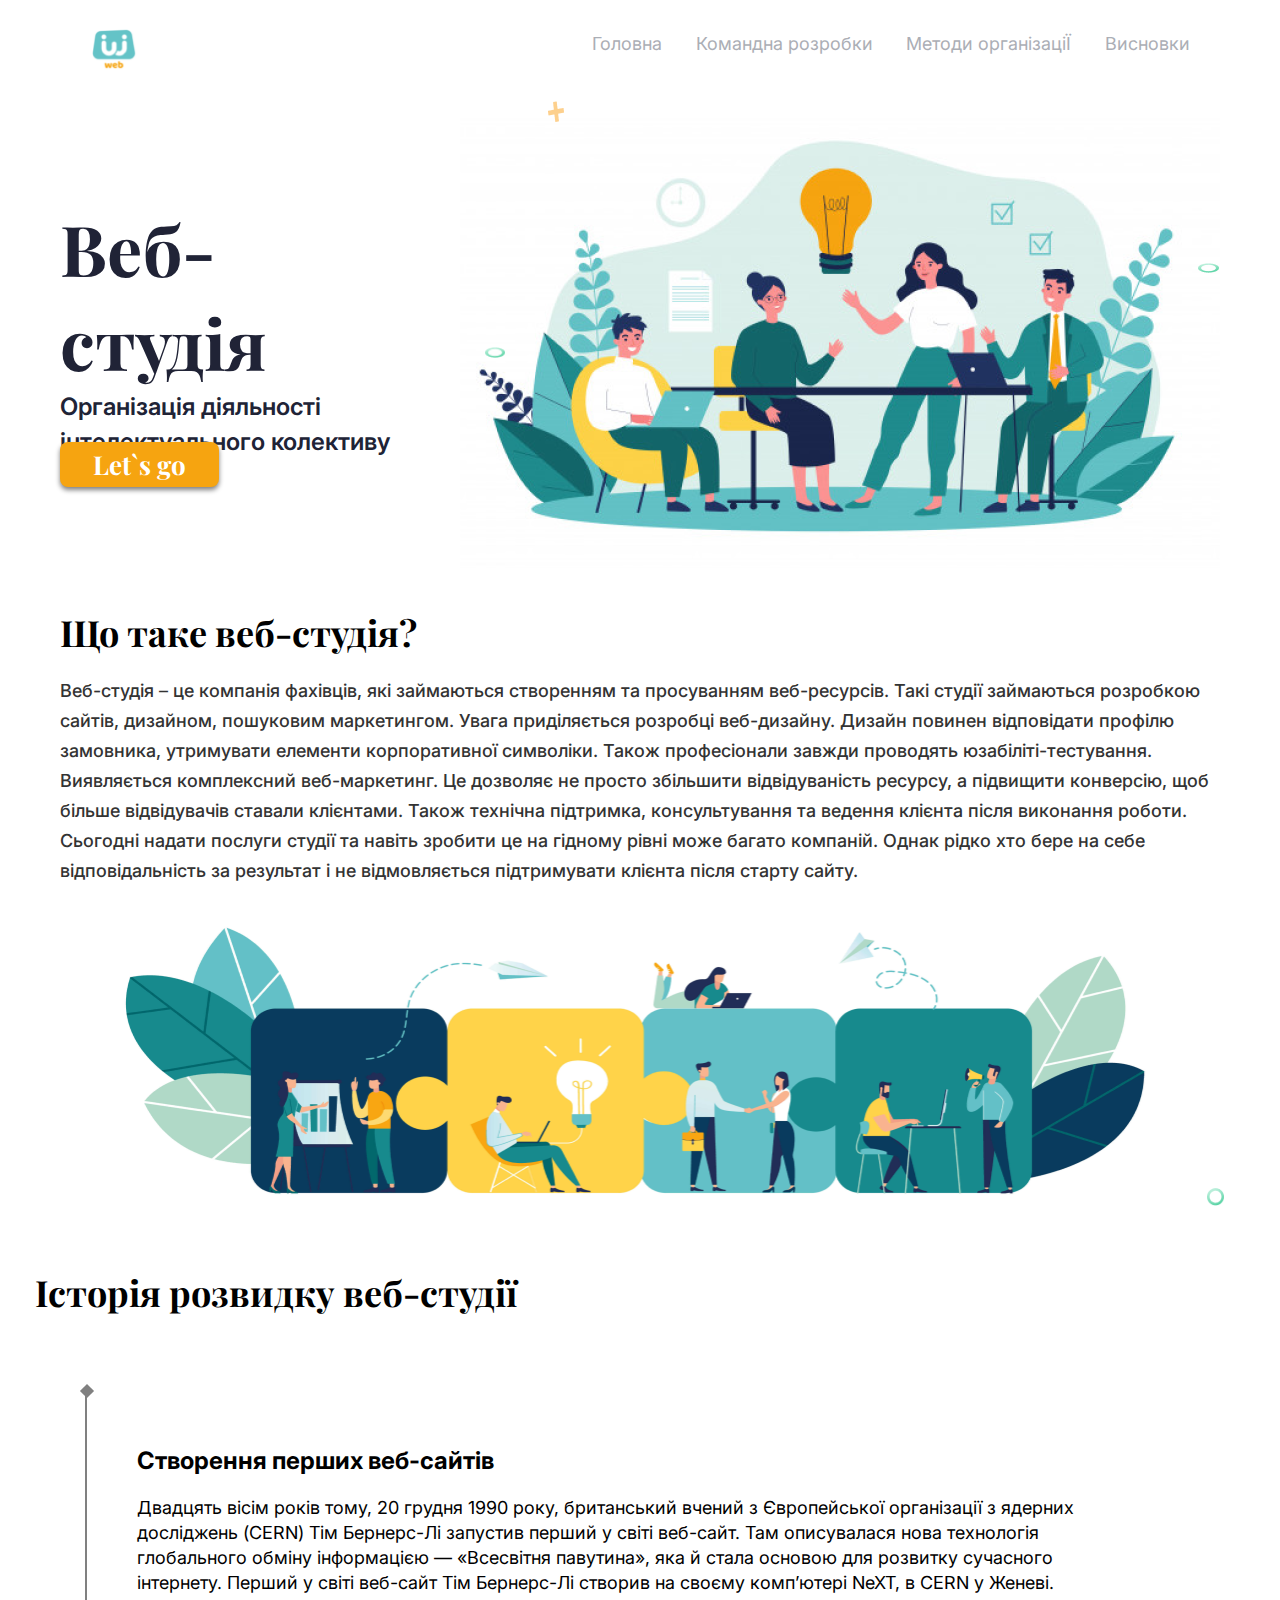
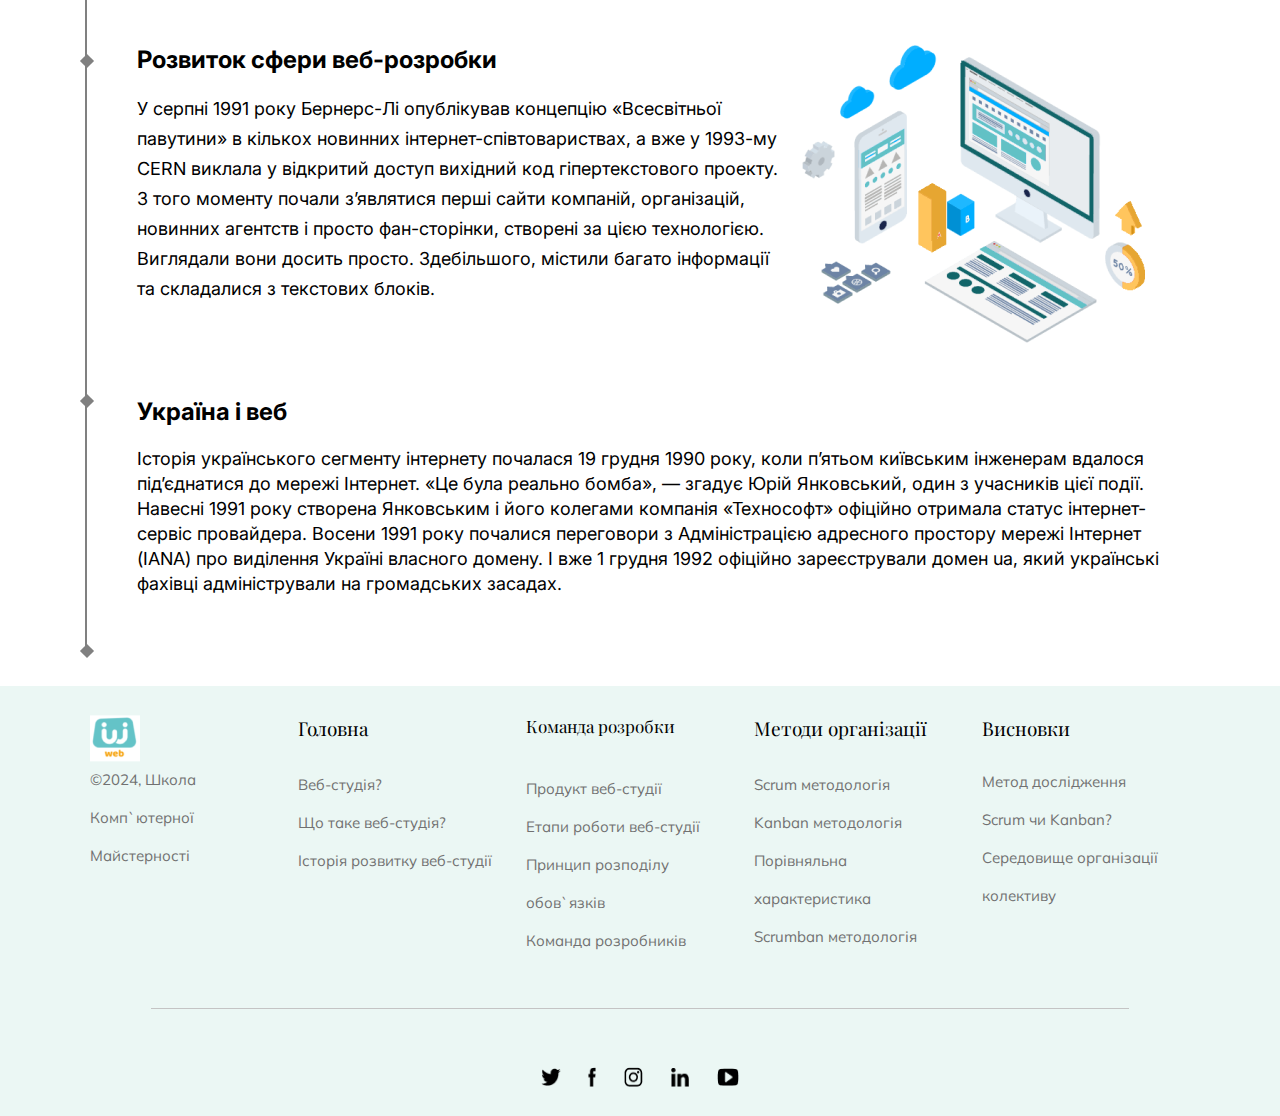
<file: index.html>
<!DOCTYPE html>
<html lang="en">
<head>
    <meta charset="UTF-8">
    <meta name="viewport" content="width=device-width, initial-scale=1.0">
    <link rel="stylesheet" href="css/desktop.css">
    <link rel="stylesheet" href="css/tablet.css">
    <link rel="stylesheet" href="css/mobile.css">
    <link rel="preconnect" href="https://fonts.googleapis.com">
    <link rel="preconnect" href="https://fonts.gstatic.com" crossorigin>
    <link href="https://fonts.googleapis.com/css2?family=Playfair+Display&display=swap" rel="stylesheet">
    <link rel="preconnect" href="https://fonts.googleapis.com">
    <link rel="preconnect" href="https://fonts.gstatic.com" crossorigin>
    <link href="https://fonts.googleapis.com/css2?family=Inter&display=swap" rel="stylesheet">
    <link rel="preconnect" href="https://fonts.googleapis.com">
    <link rel="preconnect" href="https://fonts.gstatic.com" crossorigin>
    <link href="https://fonts.googleapis.com/css2?family=Mulish&display=swap" rel="stylesheet">
    <title>Main</title>
</head>
<body>
    <div class="container">
        <!-- РОБОТА БОГДАНА/ІЛЛІ -->
        <header class="header">
  <img class="logo" src="img/logo_1.png" alt="logo">
  <div class="header_wrapper">
    <input class="checkbox" type="checkbox" id="input">
    <label for="input" class="header_wrapper-label"><span class="header_wrapper-span"></span></label>
    <ul class="list">
      <li class="item two"><a href="Main_page/main.html" class="link two">Головна</a></li>
      <li class="item"><a href="Team_page/team.html" class="link">Командна розробки</a></li>
      <li class="item"><a href="Method_page/method.html" class="link">Методи організаціЇ</a></li>
      <li class="item"><a href="Conclusions_page/index.html" class="link">Висновки</a></li>
    </ul>
  </div>
</header>
    <section class="section">
        <img src="img/element1.png" class="element1" alt="element" width="16px" height="20.43px">
        <img src="img/element2.png" class="element2" alt="element" width="21px" height="9.12px">
        <img src="img/element2.png" class="element3" alt="element" width="20px" height="11.49px">
        <div class="block_1">
          <div class="wrapper-text">
            <h1 class="title_1">Веб-студія</h1>
            <h2 class="title_2">Організація діяльності інтелектуального колективу</h2>
          </div>
            <button class="button"><p class="text_button">Let`s go</p></button>
        </div>
            <picture>
             <source src="img/lending_image.png 1x, lending_image_2.png 2x, lending_image_3.png 3x" media="(min-width: 1280px)">
             <source src="img/lending_image-mobile.png 1x, lending_image-mobile_2.png 2x, lending_image-mobile_3.png 3x" media="(min-width: 360px)">
                <img src="img/lending_image.png" class="lending_image" width="759.75px" height="451px" alt="element">
             </picture>
</section>
     <!-- КІНЕЦЬ РОБОТИ БОГДАНА/ІЛЛІ -->

     <!-- ПОЧАТОК РОБОТИ ІЛЛІ -->
<section class="section2">
        <div class="wrapper">
        <h2 class="title">Що таке веб-студія?</h2>
        <p class="text">Веб-студія – це компанія фахівців, які займаються створенням та просуванням веб-ресурсів. Такі студії займаються розробкою сайтів, дизайном, пошуковим маркетингом. Увага приділяється розробці веб-дизайну. Дизайн повинен відповідати профілю замовника, утримувати елементи корпоративної символіки. Також професіонали завжди проводять юзабіліті-тестування.<p class="secret">Виявляється комплексний веб-маркетинг. Це дозволяє не просто збільшити відвідуваність ресурсу, а підвищити конверсію, щоб більше відвідувачів ставали клієнтами. Також технічна підтримка, консультування та ведення клієнта після виконання роботи. Сьогодні надати послуги студії та навіть зробити це на гідному рівні може багато компаній. Однак рідко хто бере на себе відповідальність за результат і не відмовляється підтримувати клієнта після старту сайту.</p class="secret"/>
        </p>
        </div>
        <picture>
        <source srcset="img/image1x.png 1x, img/image2x.png 2x, img/image3x.png 3x" media="(min-width: 1280px)">
        <source srcset="img/image-mobile1x.png 1x, img/image-mobile2x.png 2x, img/image-mobile3x.png 3x" media="(min-width: 360px)">
        <img src="img/image1x.png" class="image" alt="image" width="1038.18px" height="395px">
        </picture>
        <img src="img/element.png" class="element" alt="element" width="17px" height="18.19px">
    </section>
    <!-- КІНЕЦЬ РОБОТИ ІЛЛІ -->

    <!-- РОБОТА НАЗАРА -->
    <article class="history-article">
        <p class="subtit-section">Історія розвидку веб-студії</p>
                <section class="history-section">
                <div class="romb r1"></div>
                <div class="romb r2"></div>
                <div class="romb r3"></div>
                <div class="romb r4"></div>
                <section class="section-section">
                    <h2 class="section-title">Створення перших веб-сайтів</h2>
                    <p class="section-text2">Двадцять вісім років тому, 20 грудня 1990 року, британський вчений з Європейської організації з ядерних<br class="text-br"> досліджень (CERN) Тім Бернерс-Лі запустив перший у світі веб-сайт. Там описувалася нова технологія<br class="text-br"> глобального обміну інформацією — «Всесвітня павутина», яка й стала основою для розвитку сучасного<br class="text-br"> інтернету. Перший у світі веб-сайт Тім Бернерс-Лі створив на своєму компʼютері NeXT, в CERN у Женеві.
                    </p>
                </section>
                <section class="section-section2">
                    <div class="section-container">
                        <h2 class="section-title">Розвиток сфери веб-розробки</h2>
                        <p class="section-text">У серпні 1991 року Бернерс-Лі опублікував концепцію «Всесвітньої<br class="text-br"> павутини» в кількох новинних інтернет-співтовариствах, а вже у 1993-му<br class="text-br"> CERN виклала у відкритий доступ вихідний код гіпертекстового проекту.<br class="text-br"> З того моменту почали зʼявлятися перші сайти компаній, організацій,<br class="text-br"> новинних агентств і просто фан-сторінки, створені за цією технологією.<br class="text-br"> Виглядали вони досить просто. Здебільшого, містили багато інформації<br class="text-br"> та складалися з текстових блоків.</p>
                    </div>  
                    <picture class="history-picture">
                        <source class="history-picture" srcset="img/history-picture@1x.png 1x, img/history-picture@2x.png 2x, img/history-picture@3x.png 3x">
                        <source class="history-picture" srcset="img/history-mobile@1x.png 1x, img/history-mobile@2x.png 2x, img/history-mobile@3x.png 3x">
                        <img src="img/history-mobile@1x.png" alt="History picture" class="history-image">
                    </picture>      
                </section>
                <section class="section-section">
                    <h2 class="section-title">Україна і веб</h2>
                    <p class="section-text2">Історія українського сегменту інтернету почалася 19 грудня 1990 року, коли пʼятьом київським інженерам вдалося<br class="text-br"> підʼєднатися до мережі Інтернет. «Це була реально бомба», — згадує Юрій Янковський, один з учасників цієї події.<br class="text-br"> Навесні 1991 року створена Янковським і його колегами компанія «Технософт» офіційно отримала статус інтернет-<br class="text-br">сервіс провайдера. Восени 1991 року почалися переговори з Адміністрацією адресного простору мережі Інтернет<br class="text-br"> (IANA) про виділення Україні власного домену. І вже 1 грудня 1992 офіційно зареєстрували домен ua, який українські<br class="text-br"> фахівці адміністрували на громадських засадах.</p>
                </section>
            </section>
        </article>
        <!-- КІНЕЦЬ РОБОТИ НАЗАРА -->

        <!-- РОБОТА ІЛЛІ -->
        <footer class="footer">
        <div class="mega-wrapper">
        <div class="box1">
            <img src="img/logo.png" class="logo2" alt="logo" width="50px" height="46.47px">
            <p class="text-footer">©2024, Школа <br class="br2 subr"><br class="br2 subr"> Комп`ютерної<br class="br2 subr"><br class="br2 subr"> Майстерності</p>
        </div>
        <div class="wrap-footer">
            <div class="box2 one">
            <p class="subtitle">Головна</p>
            <p class="text-footer">Веб-студія?<br><br class="br2">Що таке веб-студія?<br><br class="br2">Історія розвитку веб-студії</p>
        </div>
        <div class="box3 one">
            <p class="sub">Команда розробки</p>
            <p class="text-footer">Продукт веб-студії<br><br class="br2">Етапи роботи веб-студії<br><br class="br2">Принцип розподілу<br><br class="br2">обов`язків<br><br class="br2">Команда розробників</p>
        </div>
        <div class="box4 one">
            <p class="subtitle">Методи організації</p>
            <p class="text-footer">Scrum методологія<br><br class="br2">Kanban методологія<br><br class="br2">Порівняльна<br><br class="br2">характеристика<br><br class="br2">Scrumban методологія</p>
        </div>
        <div class="box5 one">
            <p class="subtitle">Висновки</p>
            <p class="text-footer">Метод дослідження<br><br class="br2">Scrum чи Kanban?<br><br class="br2">Середовище організації<br class="br2"><br class="br2"> колективу</p>
        </div>
        </div>
        </div>
        <div class="line"></div>
            <div class="img-wrap">
                <img src="img/Frame.png" alt="frame" width="20.05px" height="17.84px">
                <img src="img/Frame1.png" alt="frame" width="8.02px" height="19.63px">
                <img src="img/Frame4.png" alt="frame" width="18.64px" height="19.63px">
                <img src="img/Frame3.png" alt="frame" width="18.44px" height="19.63px">
                <img src="img/Frame2.png" alt="frame" width="22.46px" height="17.84px">
            </div>
    </footer>
    <!-- ЗАКІНЧЕННЯ РОБОТИ ІЛЛІ -->
    </div>
</body>
</html>
</file>
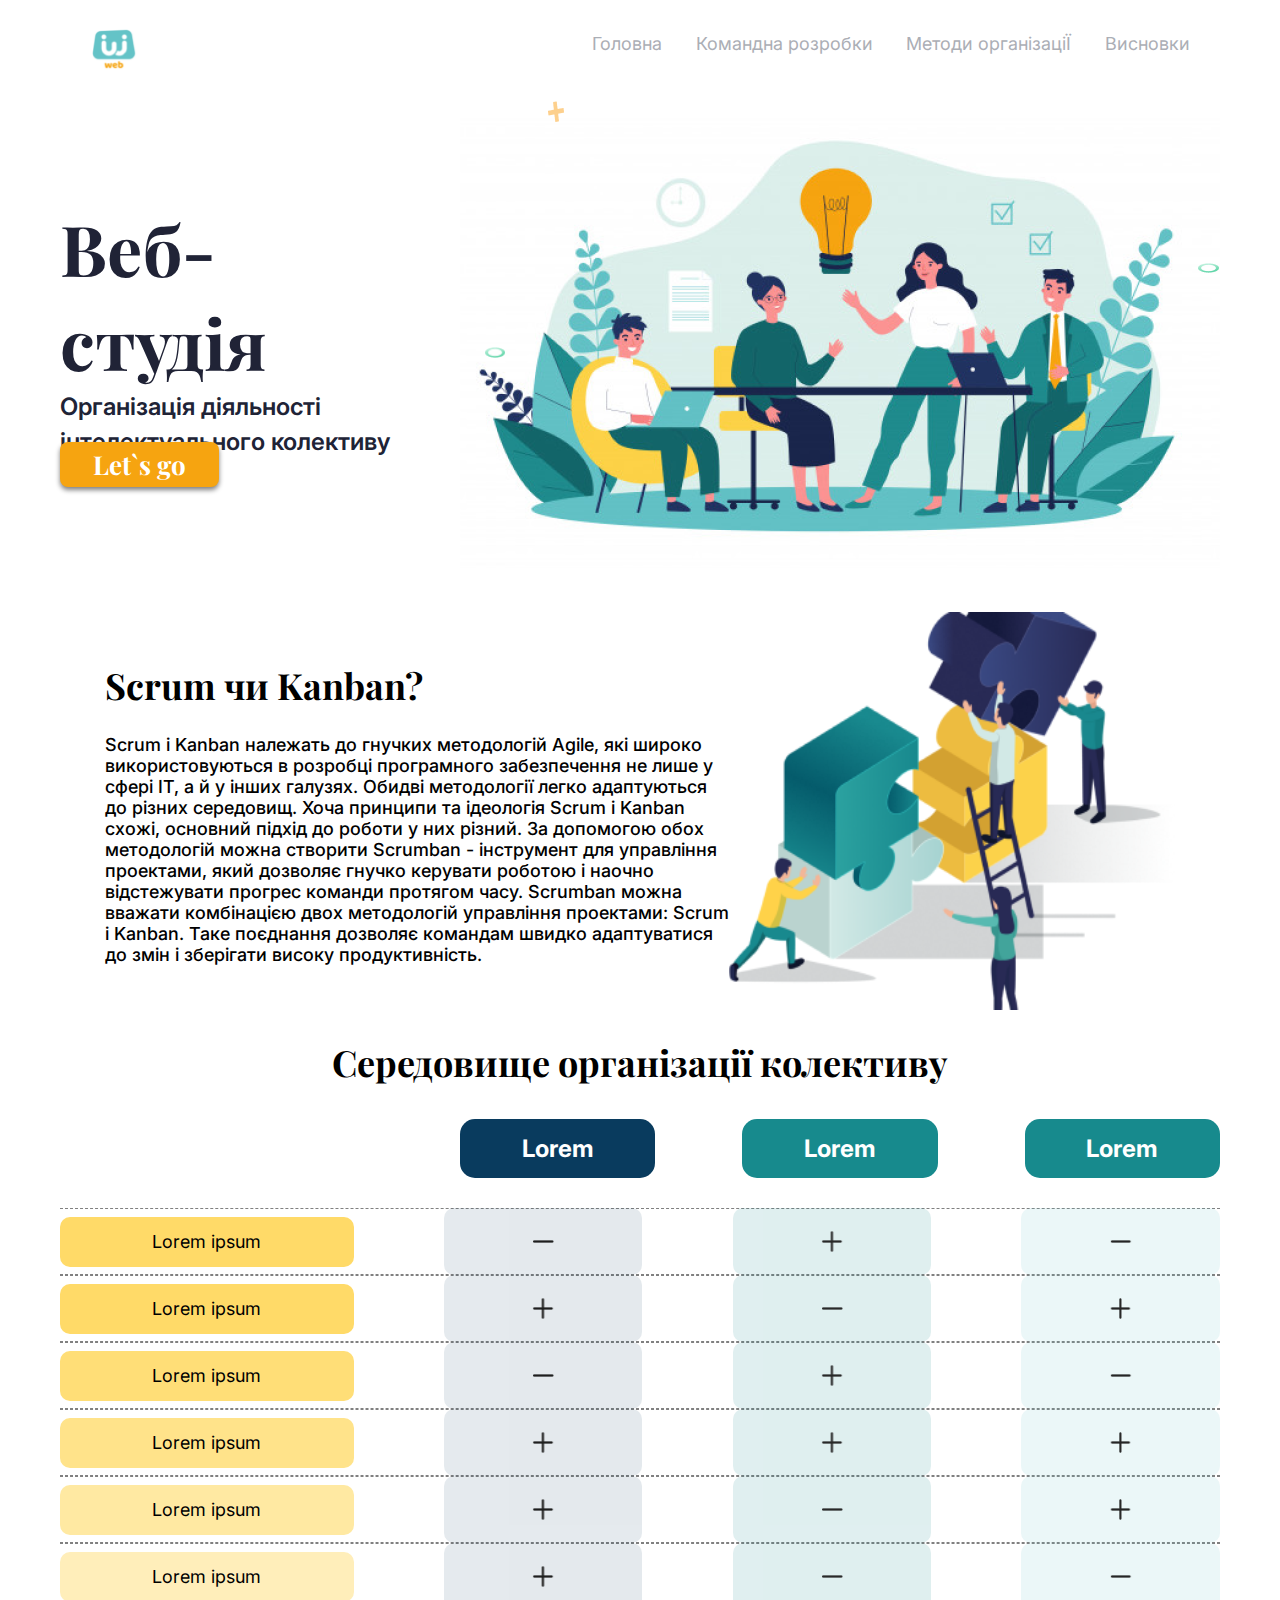
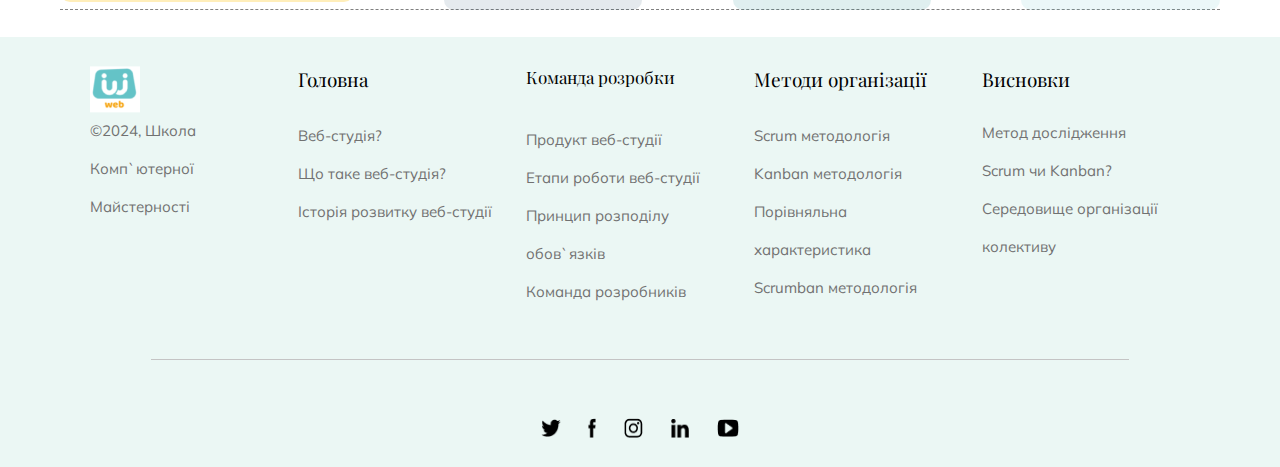
<file: Conclusions_page/index.html>
<!DOCTYPE html>
<html lang="en">
<head>
    <meta charset="UTF-8">
    <meta name="viewport" content="width=device-width, initial-scale=1.0">
    <link rel="stylesheet" href="css/desktop.css">
    <link rel="stylesheet" href="css/tablet.css">
    <link rel="stylesheet" href="css/mobile.css">
    <link rel="preconnect" href="https://fonts.googleapis.com">
    <link rel="preconnect" href="https://fonts.gstatic.com" crossorigin>
    <link href="https://fonts.googleapis.com/css2?family=Playfair+Display&display=swap" rel="stylesheet">
    <link rel="preconnect" href="https://fonts.googleapis.com">
    <link rel="preconnect" href="https://fonts.gstatic.com" crossorigin>
    <link href="https://fonts.googleapis.com/css2?family=Inter&display=swap" rel="stylesheet">
    <link rel="preconnect" href="https://fonts.googleapis.com">
    <link rel="preconnect" href="https://fonts.gstatic.com" crossorigin>
    <link href="https://fonts.googleapis.com/css2?family=Mulish&display=swap" rel="stylesheet">
    <title>Conclusions</title>
</head>
<body>
    <div class="container">
        <!-- РОБОТА БОГДАНА/ІЛЛІ -->
        <header class="header">
  <img class="logo" src="img/logo_1.png" alt="logo">
  <div class="header_wrapper">
    <input class="checkbox" type="checkbox" id="input">
    <label for="input" class="header_wrapper-label"><span class="header_wrapper-span"></span></label>
    <ul class="list">
      <li class="item two"><a href="../main.html" class="link two">Головна</a></li>
      <li class="item"><a href="../Team_page/team.html" class="link">Командна розробки</a></li>
      <li class="item"><a href="../Method_page/method.html" class="link">Методи організаціЇ</a></li>
      <li class="item"><a href="Conclusions_page/index.html" class="link">Висновки</a></li>
    </ul>
  </div>
</header>
    <section class="section">
        <img src="img/element1.png" class="element1" alt="element" width="16px" height="20.43px">
        <img src="img/element2.png" class="element2" alt="element" width="21px" height="9.12px">
        <img src="img/element2.png" class="element3" alt="element" width="20px" height="11.49px">
        <div class="block_1">
          <div class="wrapper-text">
            <h1 class="title_1">Веб-студія</h1>
            <h2 class="title_2">Організація діяльності інтелектуального колективу</h2>
          </div>
            <button class="button"><p class="text_button">Let`s go</p></button>
        </div>
            <picture>
             <source src="img/lending_image.png 1x, lending_image_2.png 2x, lending_image_3.png 3x" media="(min-width: 1280px)">
             <source src="img/lending_image-mobile.png 1x, lending_image-mobile_2.png 2x, lending_image-mobile_3.png 3x" media="(min-width: 360px)">
                <img src="img/lending_image.png" class="lending_image" width="759.75px" height="451px" alt="element">
             </picture>
</section>
     <!-- КІНЕЦЬ РОБОТИ БОГДАНА/ІЛЛІ -->

    <!-- РОБОТА НАЗАРА -->
    <article class="scrum-or-kanban">
            <div class="scrum-or-kanban-container">
                <h2 class="scrum-or-kanban-title">
                    Scrum чи Kanban?
                </h2>
                <p class="scrum-or-kanban-text">
                    Scrum і Kanban належать до гнучких методологій Agile, які широко використовуються в розробці програмного забезпечення не лише у сфері IT, а й у інших галузях. Обидві методології легко адаптуються до різних середовищ. Хоча принципи та ідеологія Scrum і Kanban схожі, основний підхід до роботи у них різний. За допомогою обох методологій можна створити Scrumban - інструмент для управління проектами, який дозволяє гнучко керувати роботою і наочно відстежувати прогрес команди протягом часу. Scrumban можна вважати комбінацією двох методологій управління проектами: Scrum і Kanban. Таке поєднання дозволяє командам швидко адаптуватися до змін і зберігати високу продуктивність.
                </p>
            </div>
            <picture>
                <source srcset="img/puzzle-desktop@1x.png 1x, img/puzzle-desktop@2x.png 2x, img/puzzle-desktop@3x.png 3x" media="min-width:1280px">
                <source srcset="img/puzzle-tablet@1x.png 1x, img/puzzle-tablet@2x.png 2x, img/puzzle-tablet@3x.png 3x" media="(max-width:1279px) and (min-width:744px)">
                <source srcset="img/puzzle-mobile@1x.png 1x, img/puzzle-mobile@2x.png 2x, img/puzzle-mobile@3x.png 3x" media="max-width:753px">
                <img src="img/puzzle-mobile@1x.png" alt="" class="puzzle-image" width="446px" height="398px">
            </picture>
        </article>
    <!-- КІНЕЦЬ РОБОТИ НАЗАРА -->

     <!-- РОБОТА ІЛЛІ -->
     <section class="section4">
        <h1 class="title-table">
            Середовище організації колективу
        </h1>
         <table class="table">
             <tr class="table-line-head">
                 <th class="table-item-head1">
                     <p class="subtitle-table">Lorem</p>
                 </th>
                 <th class="table-item-head2">
                     <p class="subtitle-table">Lorem</p>
                 </th>
                 <th class="table-item-head3">
                     <p class="subtitle-table">Lorem</p>
                 </th>
             </tr>
             <tr class="table-line">
                 <td class="table-item-main cutone">Lorem ipsum</td>
                 <td class="table-item1">
                     <img src="img/minus.png" alt="" width="27.28px" height="25px">
                 </td>
                 <td class="table-item2">
                     <img src="img/plus.png" alt="" width="27.28px" height="25px">
                 </td>
                 <td class="table-item3">
                     <img src="img/minus.png" alt="" width="27.28px" height="25px">
                 </td>
             </tr>
             <tr class="table-line">
                 <td class="table-item-main cuttwo">Lorem ipsum</td>
                 <td class="table-item1">
                     <img src="img/plus.png" alt="" width="27.28px" height="25px">
                 </td>
                 <td class="table-item2">
                     <img src="img/minus.png" alt="" width="27.28px" height="25px">
                 </td>
                 <td class="table-item3">
                     <img src="img/plus.png" alt="" width="27.28px" height="25px">
                 </td>
             </tr>
             <tr class="table-line">
                 <td class="table-item-main cutthree">Lorem ipsum</td>
                 <td class="table-item1">
                     <img src="img/minus.png" alt="" width="27.28px" height="25px">
                 </td>
                 <td class="table-item2">
                     <img src="img/plus.png" alt="" width="27.28px" height="25px">
                 </td>
                 <td class="table-item3">
                     <img src="img/minus.png" alt="" width="27.28px" height="25px">
                 </td>
             </tr>
             <tr class="table-line">
                 <td class="table-item-main cutfour">Lorem ipsum</td>
                 <td class="table-item1">
                     <img src="img/plus.png" alt="" width="27.28px" height="25px">
                 </td>
                 <td class="table-item2">
                     <img src="img/plus.png" alt="" width="27.28px" height="25px">
                 </td>
                 <td class="table-item3">
                     <img src="img/plus.png" alt="" width="27.28px" height="25px">
                 </td>
             </tr>
             <tr class="table-line">
                 <td class="table-item-main cutfive">Lorem ipsum</td>
                 <td class="table-item1">
                     <img src="img/plus.png" alt="" width="27.28px" height="25px">
                 </td>
                 <td class="table-item2">
                     <img src="img/minus.png" alt="" width="27.28px" height="25px">
                 </td>
                 <td class="table-item3">
                     <img src="img/plus.png" alt="" width="27.28px" height="25px">
                 </td>
             </tr>
             <tr class="table-line">
                 <td class="table-item-main cutsix">Lorem ipsum</td>
                 <td class="table-item1">
                     <img src="img/plus.png" alt="" width="27.28px" height="25px">
                 </td>
                 <td class="table-item2">
                     <img src="img/minus.png" alt="" width="27.28px" height="25px">
                 </td>
                 <td class="table-item3">
                     <img src="img/minus.png" alt="" width="27.28px" height="25px">
                 </td>
             </tr>
         </table>
     </section>
     <!-- КІНЕЦЬ РОБОТИ ІЛЛІ -->

     <!-- РОБОТА ІЛЛІ -->
        <footer class="footer">
        <div class="mega-wrapper">
        <div class="box1">
            <img src="img/logo.png" class="logo2" alt="logo" width="50px" height="46.47px">
            <p class="text-footer">©2024, Школа <br class="br2 subr"><br class="br2 subr"> Комп`ютерної<br class="br2 subr"><br class="br2 subr"> Майстерності</p>
        </div>
        <div class="wrap-footer">
            <div class="box2 one">
            <p class="subtitle">Головна</p>
            <p class="text-footer">Веб-студія?<br><br class="br2">Що таке веб-студія?<br><br class="br2">Історія розвитку веб-студії</p>
        </div>
        <div class="box3 one">
            <p class="sub">Команда розробки</p>
            <p class="text-footer">Продукт веб-студії<br><br class="br2">Етапи роботи веб-студії<br><br class="br2">Принцип розподілу<br><br class="br2">обов`язків<br><br class="br2">Команда розробників</p>
        </div>
        <div class="box4 one">
            <p class="subtitle">Методи організації</p>
            <p class="text-footer">Scrum методологія<br><br class="br2">Kanban методологія<br><br class="br2">Порівняльна<br><br class="br2">характеристика<br><br class="br2">Scrumban методологія</p>
        </div>
        <div class="box5 one">
            <p class="subtitle">Висновки</p>
            <p class="text-footer">Метод дослідження<br><br class="br2">Scrum чи Kanban?<br><br class="br2">Середовище організації<br class="br2"><br class="br2"> колективу</p>
        </div>
        </div>
        </div>
        <div class="line"></div>
            <div class="img-wrap">
                <img src="img/Frame.png" alt="frame" width="20.05px" height="17.84px">
                <img src="img/Frame1.png" alt="frame" width="8.02px" height="19.63px">
                <img src="img/Frame4.png" alt="frame" width="18.64px" height="19.63px">
                <img src="img/Frame3.png" alt="frame" width="18.44px" height="19.63px">
                <img src="img/Frame2.png" alt="frame" width="22.46px" height="17.84px">
            </div>
    </footer>
    <!-- ЗАКІНЧЕННЯ РОБОТИ ІЛЛІ -->
 </div>
</body>
</html>
</file>
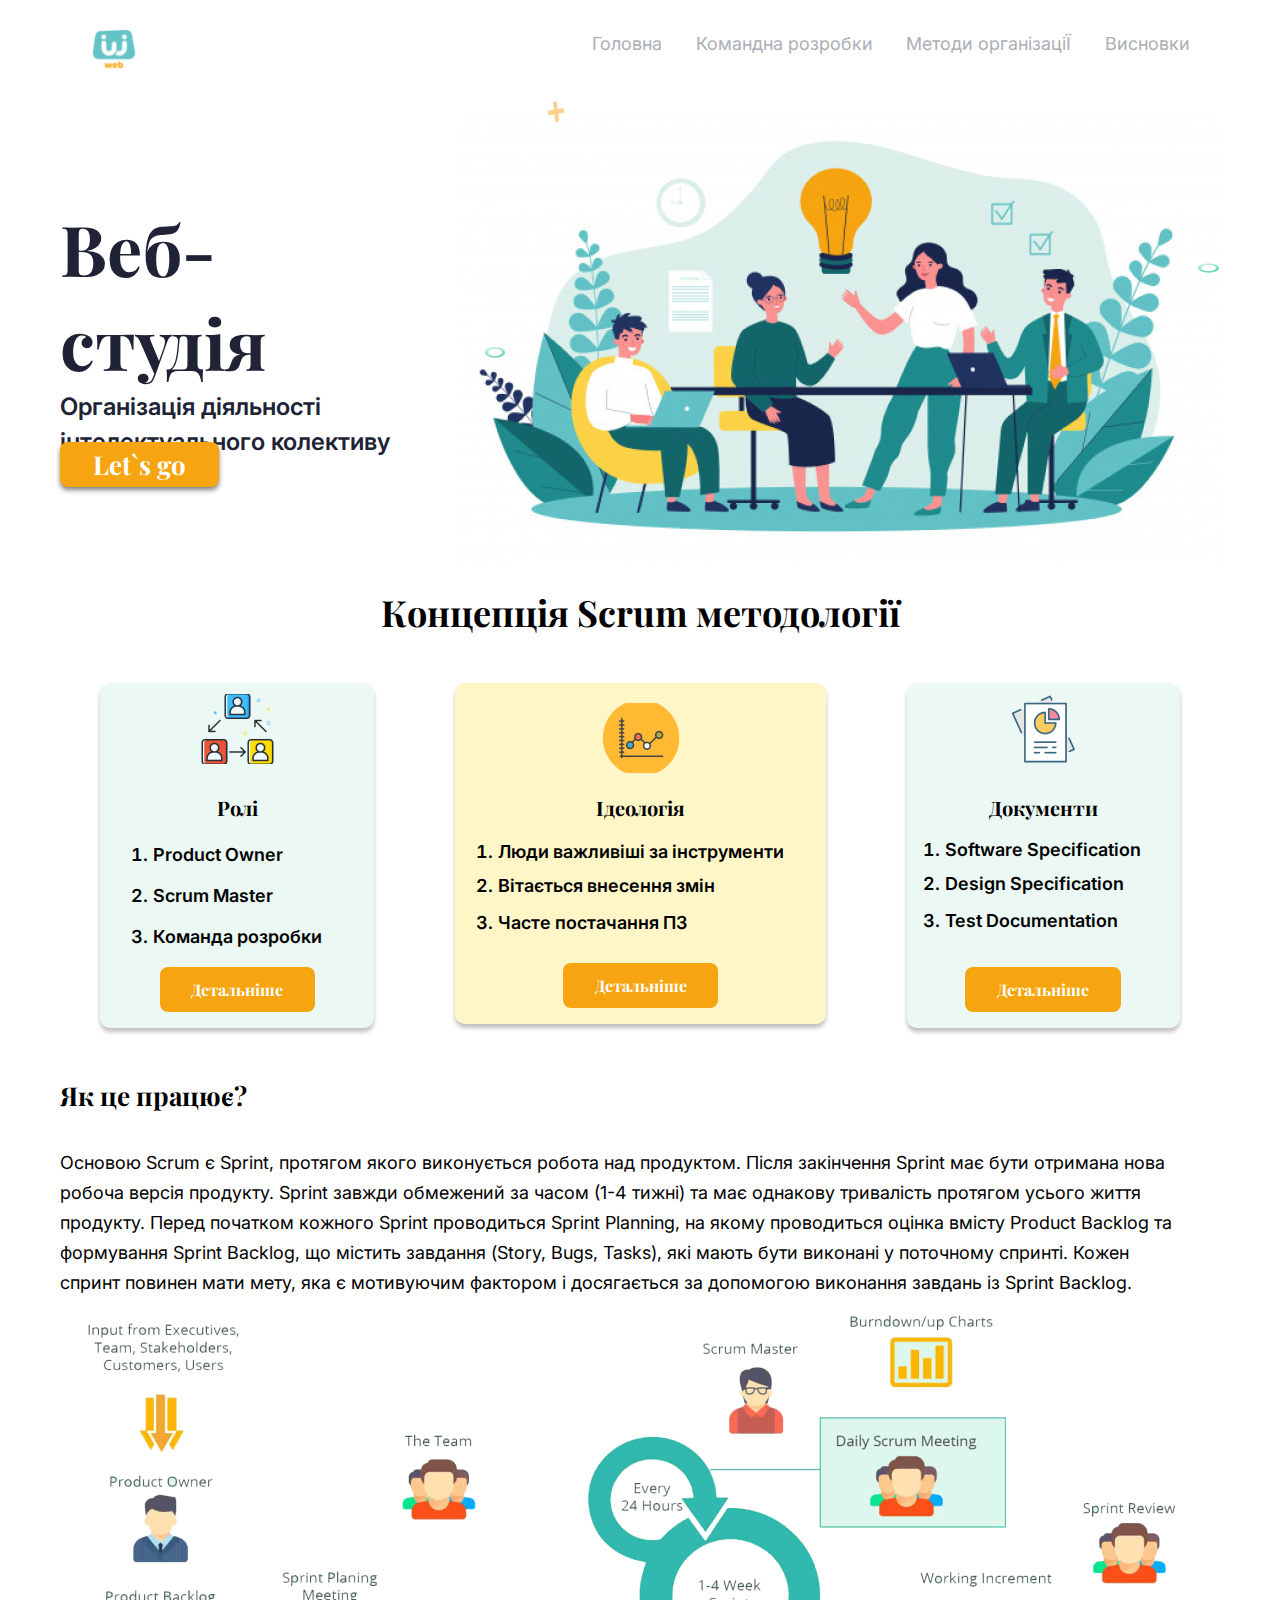
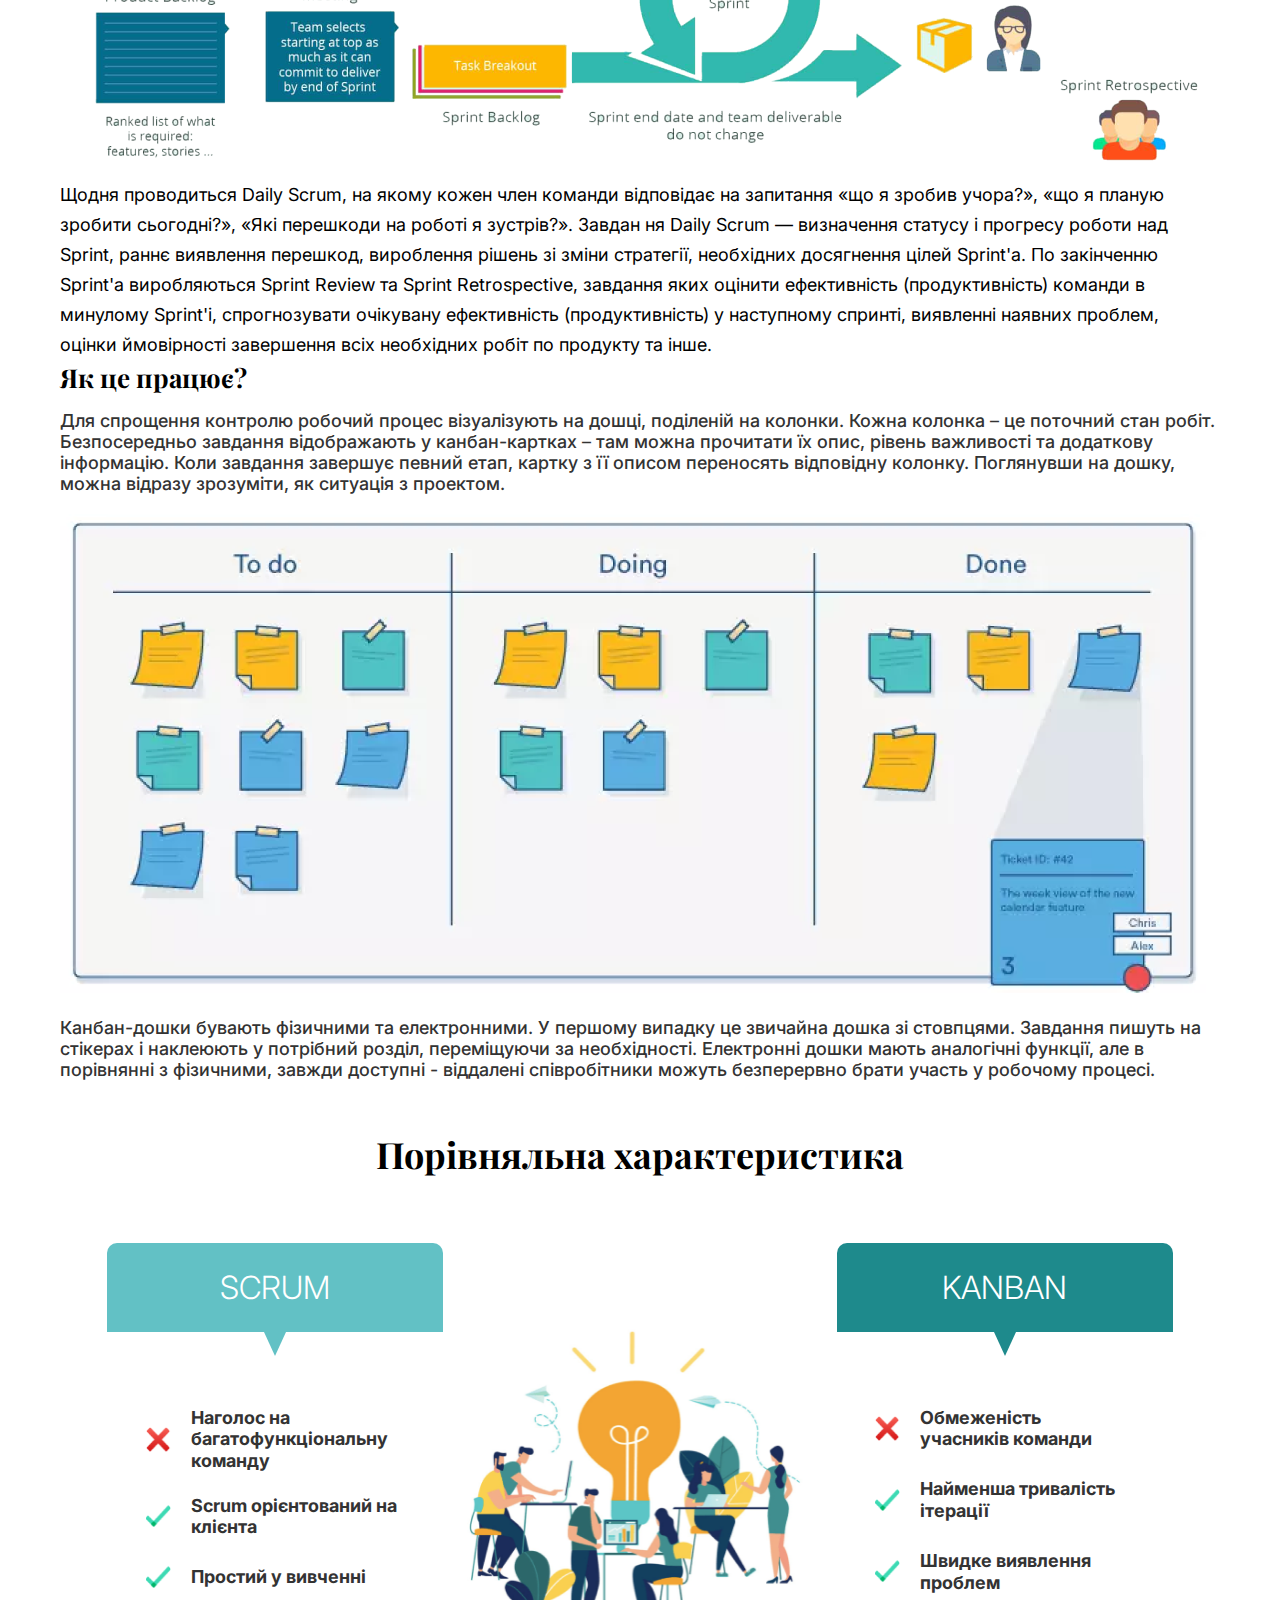
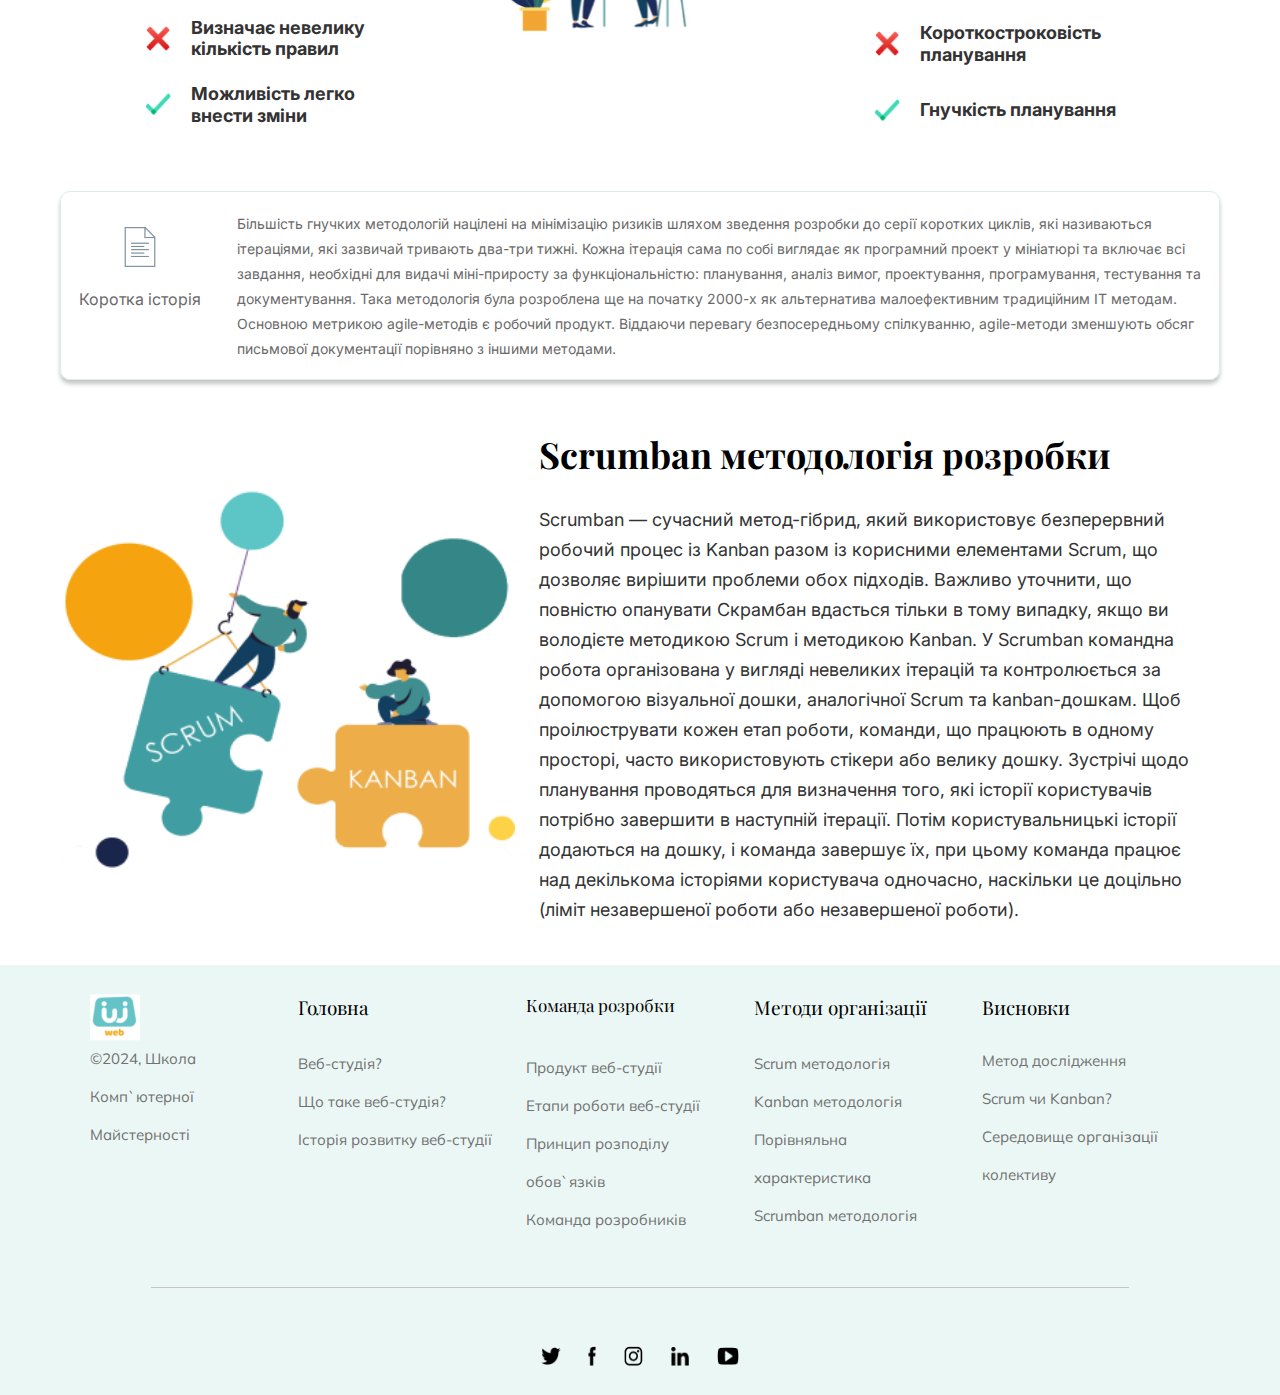
<file: Method_page/method.html>
<!DOCTYPE html>
<html lang="en">
<head>
	<meta charset="UTF-8">
	<meta name="viewport" content="width=device-width, initial-scale=1.0">
	<link rel="stylesheet" href="css/method-desktop.css">
	<link rel="stylesheet" href="css/method-tablet.css">
	<link rel="stylesheet" href="css/method-mobile.css">
	<link rel="preconnect" href="https://fonts.googleapis.com">
    <link rel="preconnect" href="https://fonts.gstatic.com" crossorigin>
    <link href="https://fonts.googleapis.com/css2?family=Playfair+Display&display=swap" rel="stylesheet">
    <link rel="preconnect" href="https://fonts.googleapis.com">
    <link rel="preconnect" href="https://fonts.gstatic.com" crossorigin>
    <link href="https://fonts.googleapis.com/css2?family=Inter&display=swap" rel="stylesheet">
    <link rel="preconnect" href="https://fonts.googleapis.com">
    <link rel="preconnect" href="https://fonts.gstatic.com" crossorigin>
    <link href="https://fonts.googleapis.com/css2?family=Mulish&display=swap" rel="stylesheet">
	<title>Method</title>
</head>
<body>
	<div class="container">
    <!-- РОБОТА БОГДАНА/ІЛЛІ -->
        <header class="header">
  <img class="logo" src="img/logo_1.png" alt="logo">
  <div class="header_wrapper">
    <input class="checkbox" type="checkbox" id="input">
    <label for="input" class="header_wrapper-label"><span class="header_wrapper-span"></span></label>
    <ul class="list">
      <li class="item suptwo"><a href="../main.html" class="link suptwo">Головна</a></li>
      <li class="item"><a href="../Team_page/team.html" class="link">Командна розробки</a></li>
      <li class="item"><a href="Method_page/method.html" class="link">Методи організаціЇ</a></li>
      <li class="item"><a href="../Conclusions_page/index.html" class="link">Висновки</a></li>
    </ul>
  </div>
</header>
    <section class="section">
        <img src="img/element1.png" class="element1" alt="element" width="16px" height="20.43px">
        <img src="img/element2.png" class="element2" alt="element" width="21px" height="9.12px">
        <img src="img/element.png" class="element3" alt="element" width="20px" height="11.49px">
        <div class="block_1">
          <div class="wrapper-text">
            <h1 class="title_1">Веб-студія</h1>
            <h2 class="title_2">Організація діяльності інтелектуального колективу</h2>
          </div>
            <button class="button"><p class="text_button">Let`s go</p></button>
        </div>
            <picture>
             <source src="img/lending_image.png 1x, lending_image_2.png 2x, lending_image_3.png 3x" media="(min-width: 1280px)">
             <source src="img/lending_image-mobile.png 1x, lending_image-mobile_2.png 2x, lending_image-mobile_3.png 3x" media="(min-width: 360px)">
                <img src="img/lending_image.png" class="lending_image" width="759.75px" height="451px" alt="element">
             </picture>
</section>
    <!-- КІНЕЦЬ РОБОТИ БОГДАНА/ІЛЛІ -->

    <!-- РОБОТА НАЗАРА -->
    <article class="scrum-conception">
			<h2 class="scrum-conception-title">Концепція Scrum методології</h2>
			<section class="scrum-conception-section">
				<div class="scrum-conception-card">
					<img src="img/scrum-conception-card-img.png" alt="" class="scrum-conception-card-img">
					<h2 class="scrum-conception-card-title">Ролі</h2>
					<ol class="scrum-conception-card-list">
						<li class="scrum-conception-card-list-li">Product Owner</li>
						<li class="scrum-conception-card-list-li">Scrum Master </li>
						<li class="scrum-conception-card-list-li">Команда розробки </li>
					</ol>
					<button class="scrum-conception-card-button">Детальніше</button>
				</div>
				<div class="scrum-conception-card2">
					<img src="img/scrum-conception-card-img2.png" alt="" class="scrum-conception-card-img2">
					<h2 class="scrum-conception-card-title2">Ідеологія</h2>
					<ol class="scrum-conception-card-list2">
						<li class="scrum-conception-card-list-li2">Люди важливіші за інструменти</li>
						<li class="scrum-conception-card-list-li2">Вітається внесення змін</li>
						<li class="scrum-conception-card-list-li2">Часте постачання ПЗ</li>
					</ol>
					<button class="scrum-conception-card-button">Детальніше</button>
				</div>
				<div class="scrum-conception-card3">
					<img src="img/scrum-conception-card-img3.png" alt="" class="scrum-conception-card-img3">
					<h2 class="scrum-conception-card-title3">Документи</h2>
					<ol class="scrum-conception-card-list3">
						<li class="scrum-conception-card-list-li3">Software Specification </li>
						<li class="scrum-conception-card-list-li3">Design Specification</li>
						<li class="scrum-conception-card-list-li3">Test Documentation</li>
					</ol>
					<button class="scrum-conception-card-button">Детальніше</button>
				</div>
			</section>
		</article>
    <!-- КІНЕЦЬ РОБОТИ НАЗАРА -->

	<!-- РОБОТА ІЛЛІ -->
	<section class="section4">
		<h1 class="subtitle">Як це працює?</h1>
		<p class="text">Основою Scrum є Sprint, протягом якого виконується робота над продуктом. Після закінчення Sprint має бути отримана нова<br class="brchick"> робоча версія продукту. Sprint завжди обмежений за часом (1-4 тижні) та має однакову тривалість протягом усього життя<br class="brchick"> продукту. Перед початком кожного Sprint проводиться Sprint Planning, на якому проводиться оцінка вмісту Product Backlog та<br class="brchick"> формування Sprint Backlog, що містить завдання (Story, Bugs, Tasks), які мають бути виконані у поточному спринті. Кожен<br class="brchick"> спринт повинен мати мету, яка є мотивуючим фактором і досягається за допомогою виконання завдань із Sprint Backlog.</p>
		<picture>
		<source srcset="img/scrum_work1x.png 1x, img/scrum_work2x.png 2x, img/scrum_work3x.png 3x" media="(min-width: 1280px)">
		<source srcset="img/scrum_work-mobile1x.png 1x, img/scrum_work-mobile2x.png 2x, img/scrum_work-mobile3x.png 3x" media="(min-width: 360px)">
		<img src="img/scrum_work3x.png" class="image-scrum" alt="scrum_work" width="1158px" height="447px">
	    </picture>
		<p class="text2">Щодня проводиться Daily Scrum, на якому кожен член команди відповідає на запитання «що я зробив учора?», «що я планую<br class="brchick"> зробити сьогодні?», «Які перешкоди на роботі я зустрів?». Завдан ня Daily Scrum — визначення статусу і прогресу роботи над<br class="brchick"> Sprint, раннє виявлення перешкод, вироблення рішень зі зміни стратегії, необхідних досягнення цілей Sprint'а. По закінченню<br class="brchick"> Sprint'а виробляються Sprint Review та Sprint Retrospective, завдання яких оцінити ефективність (продуктивність) команди в<br class="brchick"> минулому Sprint'і, спрогнозувати очікувану ефективність (продуктивність) у наступному спринті, виявленні наявних проблем,<br class="brchick"> оцінки ймовірності завершення всіх необхідних робіт по продукту та інше.</p>
	</section>
	<!-- КІНЕЦЬ РОБОТИ ІЛЛІ -->
     
    <!-- РОБОТА НАЗАРА -->
    <article class="how-work-kanban">
			<h2 class="how-work-kanban-title">
				Як це працює?
			</h2>
			<div class="how-work-kanban-container">
				<p class="how-work-kanban-text1">
					Для спрощення контролю робочий процес візуалізують на дошці, поділеній на колонки. Кожна колонка – це поточний стан робіт. Безпосередньо завдання відображають у канбан-картках – там можна прочитати їх опис, рівень важливості та додаткову інформацію. Коли завдання завершує певний етап, картку з її описом переносять відповідну колонку. Поглянувши на дошку, можна відразу зрозуміти, як ситуація з проектом.
				</p>
				<picture class="how-work-kanban-picture" srcset="img/how-work-kanban-img@1x.png 1x, img/how-work-kanban-img@2x.png 2x, img/how-work-kanban-img@3x.png 3x">
					<source class="how-work-kanban-source">
					<img src="img/how-work-kanban-img@1x.png" alt="" class="how-work-kanban-image">
				</picture>
				<p class="how-work-kanban-text2">
					Канбан-дошки бувають фізичними та електронними. У першому випадку це звичайна дошка зі стовпцями. Завдання пишуть на стікерах і наклеюють у потрібний розділ, переміщуючи за необхідності. Електронні дошки мають аналогічні функції, але в порівнянні з фізичними, завжди доступні - віддалені співробітники можуть безперервно брати участь у робочому процесі.
				</p>
			</div>
		</article>
    <!-- КІНЕЦЬ РОБОТИ НАЗАРА -->

	<!-- РОБОТА ІЛЛІ -->
	<section class="section7">
		<p class="subtitle2">Порівняльна характеристика</p>
		<div class="wrapper">
		<div class="wrap">
			<div class="title-wrap">
				<div class="block one"><p class="sub">SCRUM</p></div>
				<div class="triangle"></div>
			</div>
			<div class="list-wrap">
				<div class="item2">
					<img src="img/khrest.png" alt="element" width="25.21px" height="33px">
					<p class="mini-text">Наголос на<br> багатофункціональну<br> команду</p>
				</div>
				<div class="item2">
					<img src="img/ghalka.png" alt="element" width="25.21px" height="33px">
					<p class="mini-text">Scrum орієнтований на<br> клієнта</p>
				</div>
				<div class="item2">
					<img src="img/ghalka.png" alt="element" width="25.21px" height="33px">
					<p class="mini-text">Простий у вивченні</p>
				</div>
				<div class="item2">
					<img src="img/khrest.png" alt="element" width="25.21px" height="33px">
					<p class="mini-text">Визначає невелику<br> кількість правил</p>
				</div>
				<div class="item2">
					<img src="img/ghalka.png" alt="element" width="25.21px" height="33px">
					<p class="mini-text">Можливість легко<br> внести зміни</p>
				</div>
			</div>
		</div>
		<picture>
		<source srcset="img/image1x.png 1x, img/image2x.png 2x, img/image3x.png 3x" media="(min-width: 1280px)">
		<source srcset="img/image-mobile1x.png 1x, img/image-mobile2x.png 2x, img/image-mobile3x.png 3x" media="(min-width: 360px)">
		<img src="img/image3x.png" alt="image" class="image-section7" width="346.32px" height="327px">
		</picture>
		<div class="wrap">
			<div class="title-wrap">
				<div class="block two"><p class="sub">KANBAN</p></div>
				<div class="triangle2"></div>
			</div>
			<div class="list-wrap">
				<div class="item2">
					<img src="img/khrest.png" alt="element" width="25.21px" height="33px">
					<p class="mini-text">Обмеженість<br> учасників команди </p>
				</div>
				<div class="item2">
					<img src="img/ghalka.png" alt="element" width="25.21px" height="33px">
					<p class="mini-text">Найменша тривалість<br> ітерації</p>
				</div>
				<div class="item2">
					<img src="img/ghalka.png" alt="element" width="25.21px" height="33px">
					<p class="mini-text">Швидке виявлення<br> проблем</p>
				</div>
				<div class="item2">
					<img src="img/khrest.png" alt="element" width="25.21px" height="33px">
					<p class="mini-text">Короткостроковість<br> планування</p>
				</div>
				<div class="item2">
					<img src="img/ghalka.png" alt="element" width="25.21px" height="33px">
					<p class="mini-text">Гнучкість планування</p>
				</div>
			</div>
		</div>
	</div>
	<div class="wrap2">
		<div class="wrap-box">
			<svg width="44" height="64" viewBox="0 0 44 64" fill="none" xmlns="http://www.w3.org/2000/svg" xmlns:xlink="http://www.w3.org/1999/xlink">
            <rect width="44" height="44" fill="url(#pattern0)" />
            <defs>
            <pattern id="pattern0" patternContentUnits="objectBoundingBox" width="1" height="1">
            <use xlink:href="#image0_1293_217" transform="scale(0.0125)"/>
            </pattern>
            <image id="image0_1293_217" width="80" height="80" xlink:href="[data-uri]"/>
            </defs>
            </svg>
			<p class="mini-text2">Коротка історія</p>
		</div>
		<p class="story-text">Більшість гнучких методологій націлені на мінімізацію ризиків шляхом зведення розробки до серії коротких циклів, які називаються<br class="brchick"> ітераціями, які зазвичай тривають два-три тижні. Кожна ітерація сама по собі виглядає як програмний проект у мініатюрі та включає всі<br class="brchick"> завдання, необхідні для видачі міні-приросту за функціональністю: планування, аналіз вимог, проектування, програмування, тестування та<br class="brchick"> документування. Така методологія була розроблена ще на початку 2000-х як альтернатива малоефективним традиційним IT методам.<br class="brchick"> Основною метрикою agile-методів є робочий продукт. Віддаючи перевагу безпосередньому спілкуванню, agile-методи зменшують обсяг<br class="brchick"> письмової документації порівняно з іншими методами.
</p>
	</div>
	</section>
	<!-- КІНЕЦЬ РОБОТИ ІЛЛІ -->

	<!-- РОБОТА ІЛЛІ -->
	<section class="section8">
		<picture>
		<source srcset="img/image21x.png 1x, img/image22x.png 2x, img/image23x.png 3x" media="(min-width: 1280px)">
		<source srcset="img/image2-mobile1x.png 1x, img/image2-mobile2x.png 2x, img/image2-mobile3x.png 3x" media="(min-width: 360px)">
		<img src="img/image23x.png" class="image2" alt="image" width="466.4px" height="387px">
	    </picture>
		<div class="secret-wrapper">
			<p class="secret-subtitle">Scrumban методологія розробки</p>
			<p class="secret-text">Scrumban — сучасний метод-гібрид, який використовує безперервний<br class="none"> робочий процес із Kanban разом із корисними елементами Scrum, що<br class="none"> дозволяє вирішити проблеми обох підходів. Важливо уточнити, що<br class="none"> повністю опанувати Скрамбан вдасться тільки в тому випадку, якщо ви<br class="none"> володієте методикою Scrum і методикою Kanban. У Scrumban командна<br class="none"> робота організована у вигляді невеликих ітерацій та контролюється за<br class="none"> допомогою візуальної дошки, аналогічної Scrum та kanban-дошкам. Щоб<br class="none"> проілюструвати кожен етап роботи, команди, що працюють в одному<br class="none"> просторі, часто використовують стікери або велику дошку. Зустрічі щодо<br class="none"> планування проводяться для визначення того, які історії користувачів<br class="none"> потрібно завершити в наступній ітерації. Потім користувальницькі історії додаються на дошку, і команда завершує їх, при цьому команда працює<br class="none"> над декількома історіями користувача одночасно, наскільки це доцільно<br class="none"> (ліміт незавершеної роботи або незавершеної роботи).</p>
		</div>
	</section>
	<!-- КІНЕЦЬ РОБОТИ ІЛЛІ -->

	<!-- РОБОТА ІЛЛІ -->
        <footer class="footer">
        <div class="mega-wrapper">
        <div class="box1">
            <img src="img/logo.png" class="logo2" alt="logo" width="50px" height="46.47px">
            <p class="text-footer">©2024, Школа <br class="br2 subr"><br class="br2 subr"> Комп`ютерної<br class="br2 subr"><br class="br2 subr"> Майстерності</p>
        </div>
        <div class="wrap-footer">
            <div class="box2 supone">
            <p class="supsubtitle">Головна</p>
            <p class="text-footer">Веб-студія?<br><br class="br2">Що таке веб-студія?<br><br class="br2">Історія розвитку веб-студії</p>
        </div>
        <div class="box3 supone">
            <p class="supsub">Команда розробки</p>
            <p class="text-footer">Продукт веб-студії<br><br class="br2">Етапи роботи веб-студії<br><br class="br2">Принцип розподілу<br><br class="br2">обов`язків<br><br class="br2">Команда розробників</p>
        </div>
        <div class="box4 supone">
            <p class="supsubtitle">Методи організації</p>
            <p class="text-footer">Scrum методологія<br><br class="br2">Kanban методологія<br><br class="br2">Порівняльна<br><br class="br2">характеристика<br><br class="br2">Scrumban методологія</p>
        </div>
        <div class="box5 supone">
            <p class="supsubtitle">Висновки</p>
            <p class="text-footer">Метод дослідження<br><br class="br2">Scrum чи Kanban?<br><br class="br2">Середовище організації<br class="br2"><br class="br2"> колективу</p>
        </div>
        </div>
        </div>
        <div class="line"></div>
            <div class="img-wrap">
                <img src="img/Frame.png" alt="frame" width="20.05px" height="17.84px">
                <img src="img/Frame1.png" alt="frame" width="8.02px" height="19.63px">
                <img src="img/Frame4.png" alt="frame" width="18.64px" height="19.63px">
                <img src="img/Frame3.png" alt="frame" width="18.44px" height="19.63px">
                <img src="img/Frame2.png" alt="frame" width="22.46px" height="17.84px">
            </div>
    </footer>
    <!-- ЗАКІНЧЕННЯ РОБОТИ ІЛЛІ -->
    </div>
</body>
</html>
</file>
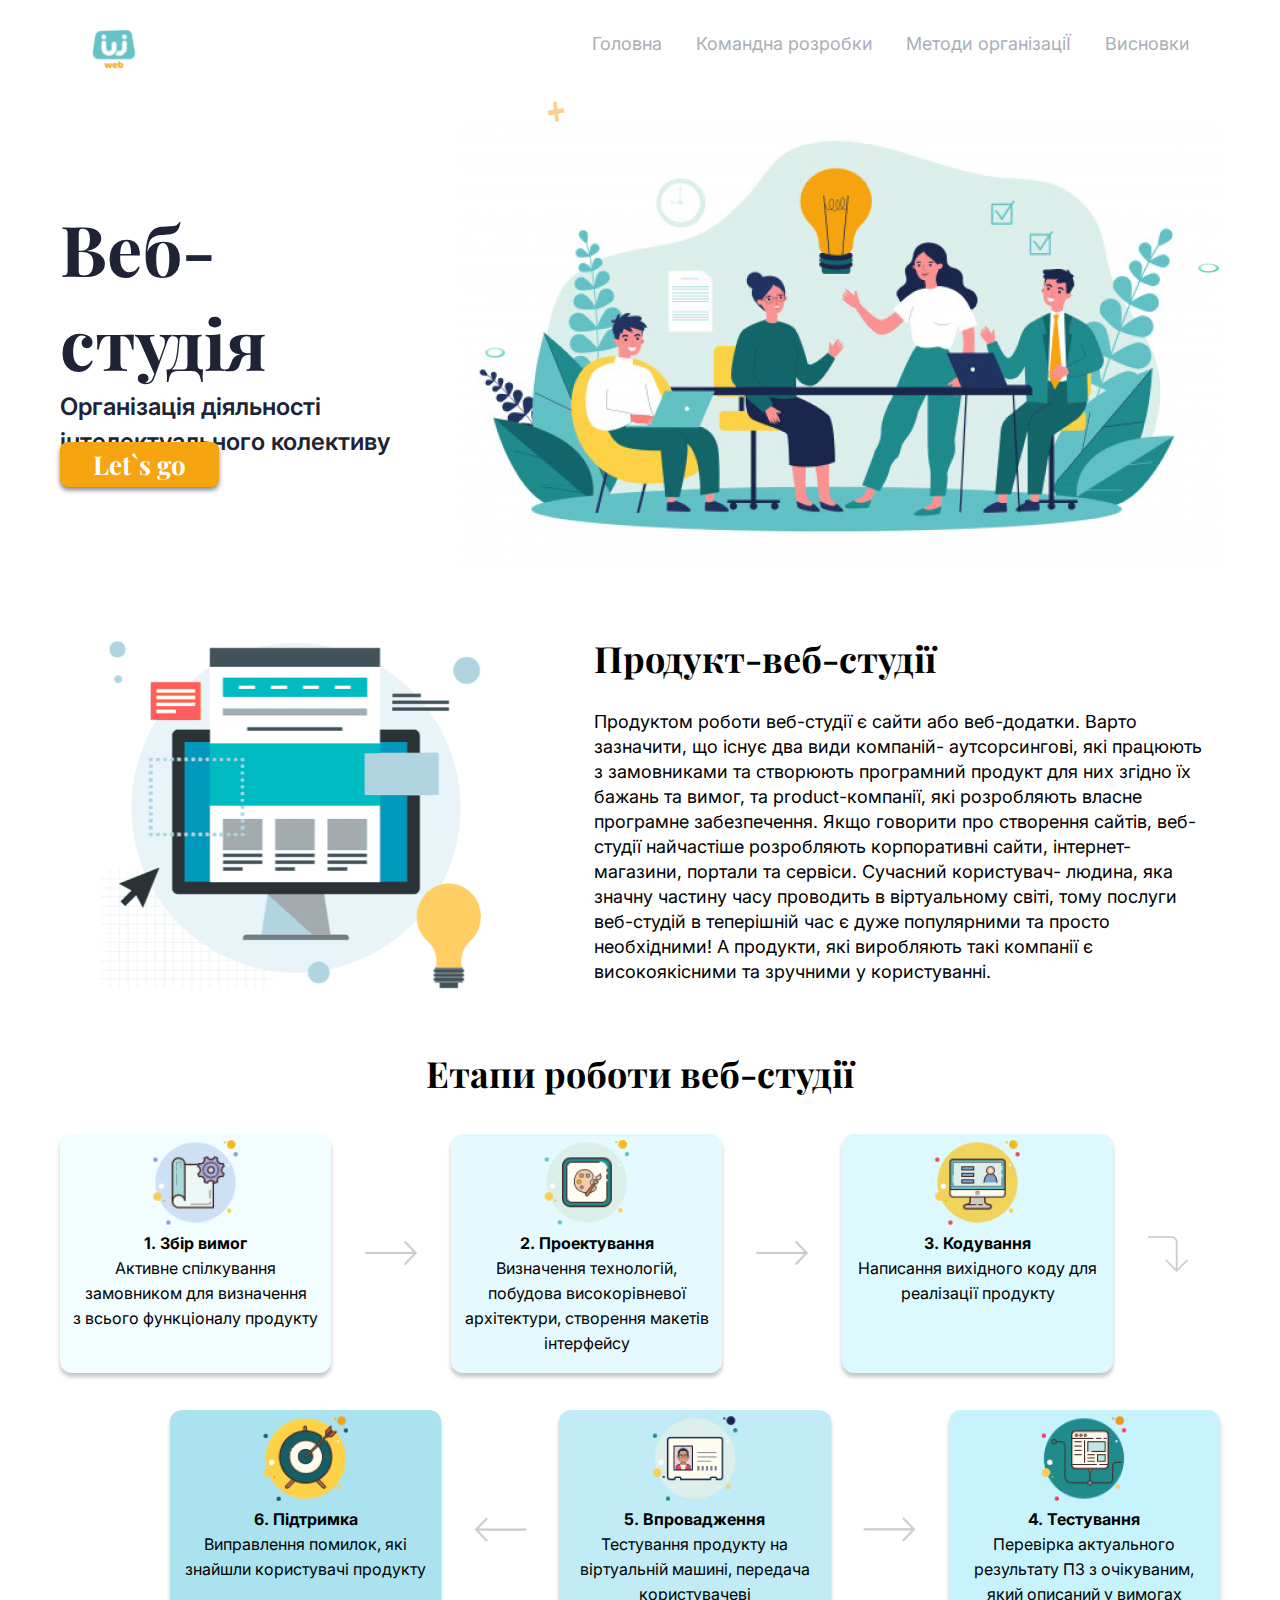
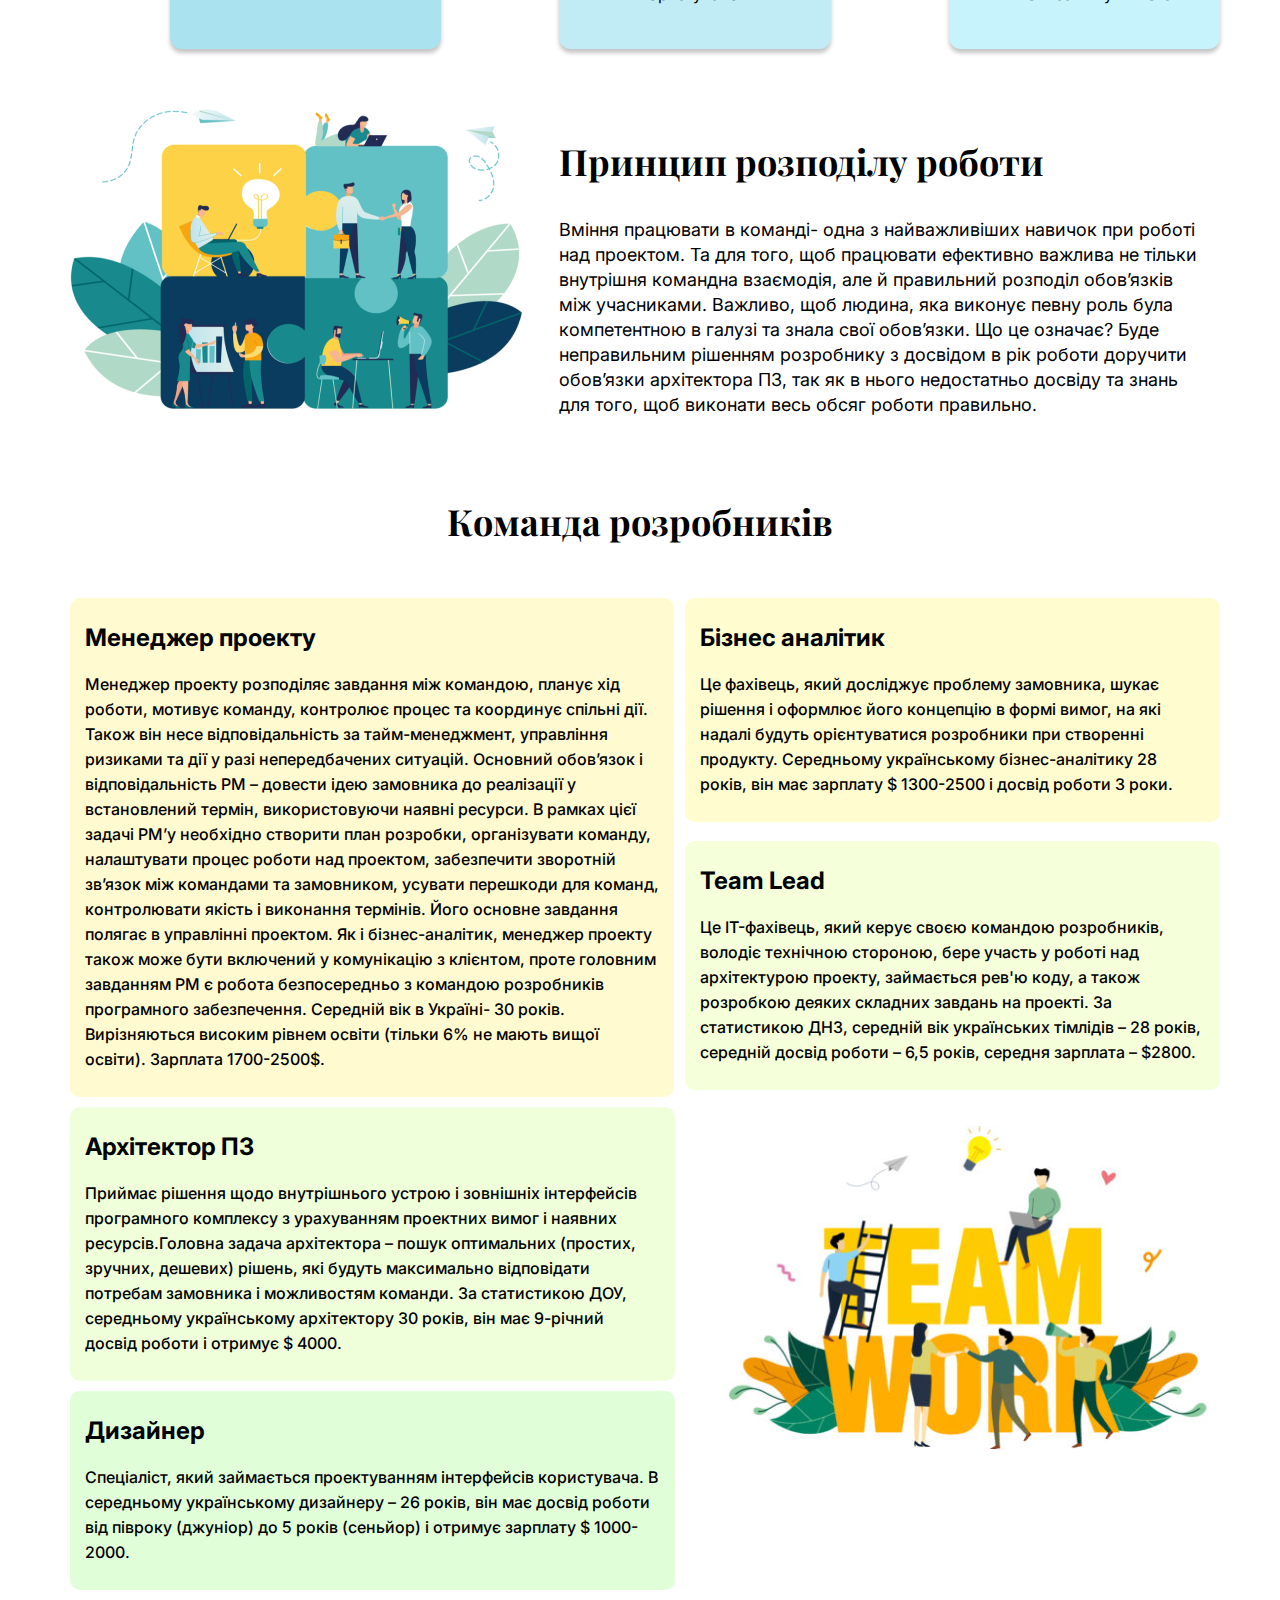
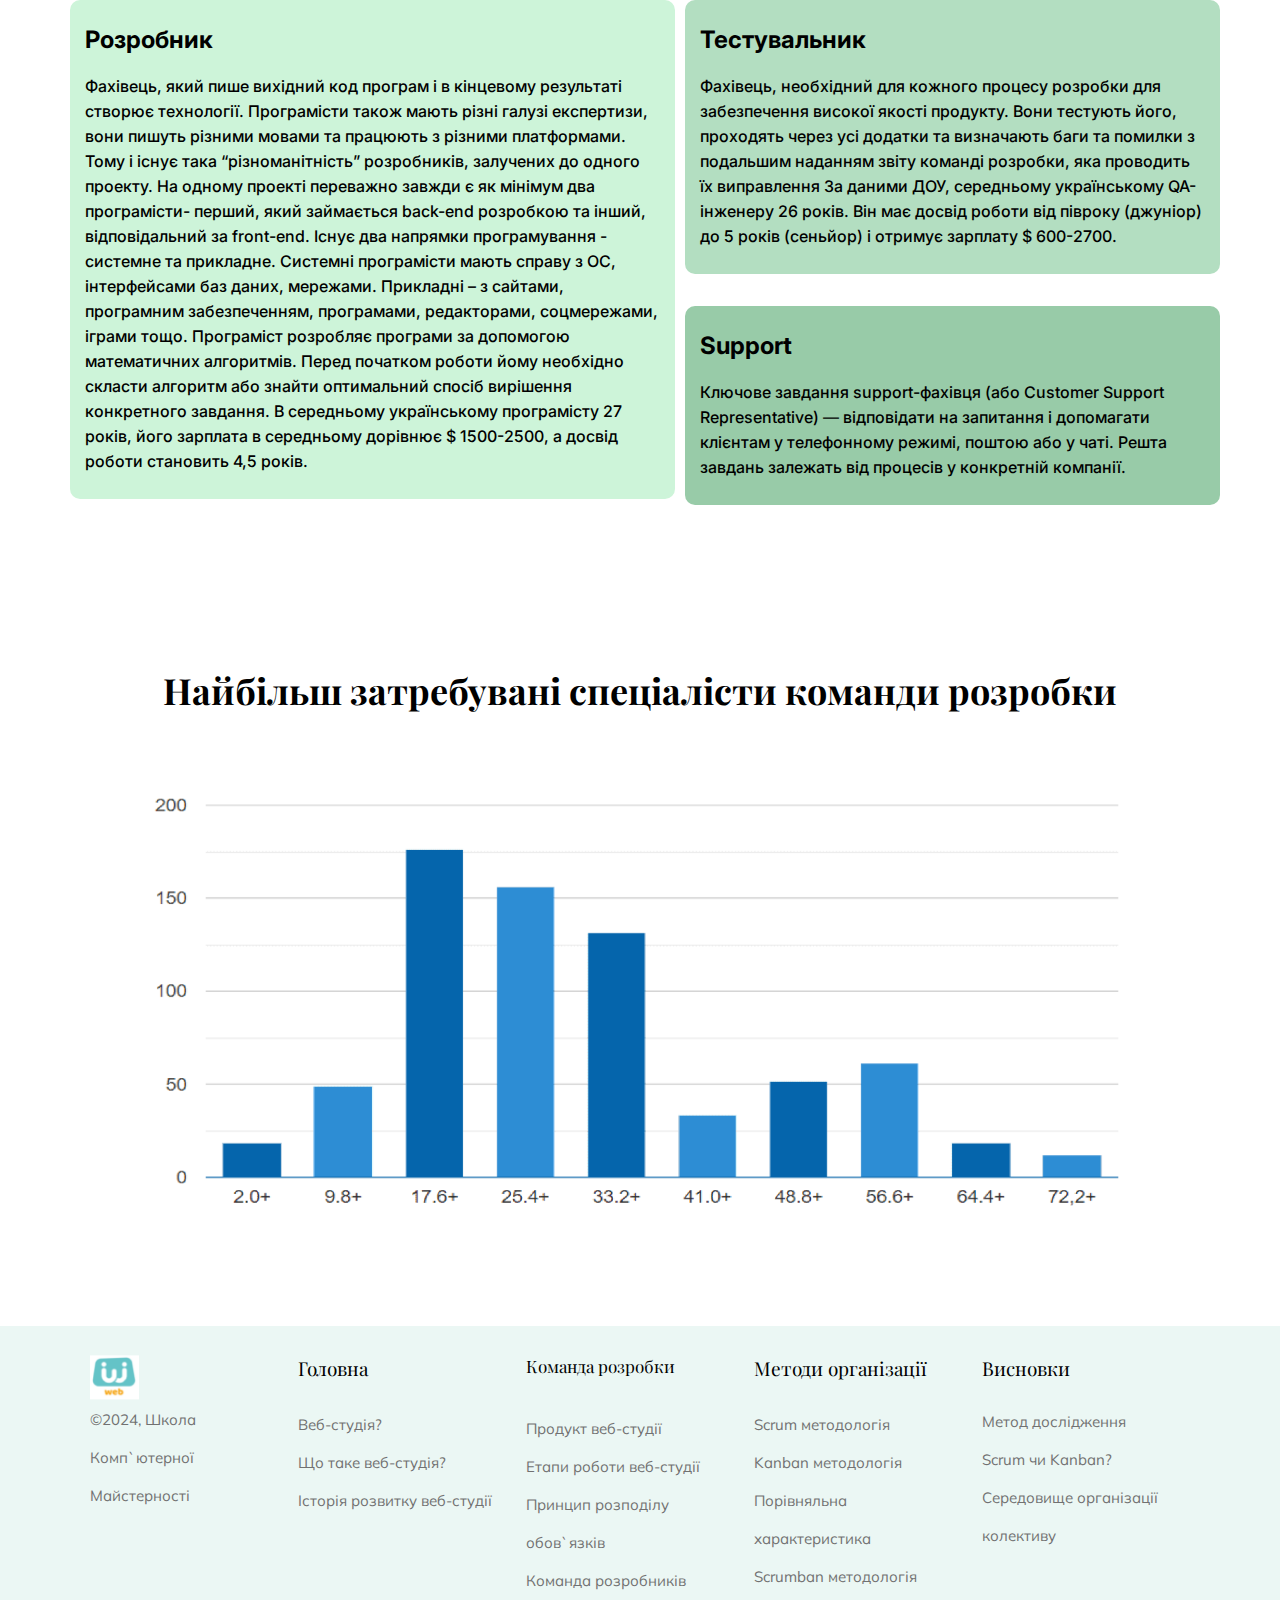
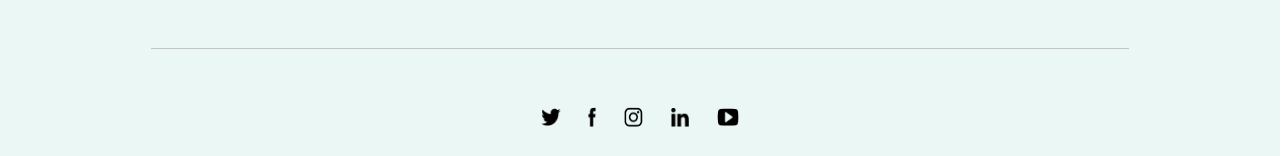
<file: Team_page/team.html>
<!DOCTYPE html>
<html lang="en">
<head>
	<meta charset="UTF-8">
	<meta name="viewport" content="width=device-width, initial-scale=1.0">
	<link rel="stylesheet" href="css/team.css">
    <link rel="stylesheet" href="css/team-tablet.css">
	<link rel="stylesheet" href="css/team-mobile.css">
	<link rel="preconnect" href="https://fonts.googleapis.com">
    <link rel="preconnect" href="https://fonts.gstatic.com" crossorigin>
    <link href="https://fonts.googleapis.com/css2?family=Playfair+Display&display=swap" rel="stylesheet">
    <link rel="preconnect" href="https://fonts.googleapis.com">
    <link rel="preconnect" href="https://fonts.gstatic.com" crossorigin>
    <link href="https://fonts.googleapis.com/css2?family=Inter&display=swap" rel="stylesheet">
    <link rel="preconnect" href="https://fonts.googleapis.com">
    <link rel="preconnect" href="https://fonts.gstatic.com" crossorigin>
    <link href="https://fonts.googleapis.com/css2?family=Mulish&display=swap" rel="stylesheet">
	<title>Web-team</title>
</head>
<body>
    <div class="container">
	<!-- РОБОТА БОГДАНА/ІЛЛІ -->
        <header class="header">
  <img class="logo" src="img/logo_1.png" alt="logo">
  <div class="header_wrapper">
    <input class="checkbox" type="checkbox" id="input">
    <label for="input" class="header_wrapper-label"><span class="header_wrapper-span"></span></label>
    <ul class="list">
      <li class="item two"><a href="../main.html" class="link two">Головна</a></li>
      <li class="item"><a href="Team_page/team.html" class="link">Командна розробки</a></li>
      <li class="item"><a href="../Method_page/method.html" class="link">Методи організаціЇ</a></li>
      <li class="item"><a href="../Conclusions_page/index.html" class="link">Висновки</a></li>
    </ul>
  </div>
</header>
    <section class="section">
        <img src="img/element1.png" class="element1" alt="element" width="16px" height="20.43px">
        <img src="img/element2.png" class="element2" alt="element" width="21px" height="9.12px">
        <img src="img/element2.png" class="element3" alt="element" width="20px" height="11.49px">
        <div class="block_1">
          <div class="wrapper-text">
            <h1 class="title_1">Веб-студія</h1>
            <h2 class="title_2">Організація діяльності інтелектуального колективу</h2>
          </div>
            <button class="button"><p class="text_button">Let`s go</p></button>
        </div>
            <picture>
             <source src="img/lending_image.png 1x, lending_image_2.png 2x, lending_image_3.png 3x" media="(min-width: 1280px)">
             <source src="img/lending_image-mobile.png 1x, lending_image-mobile_2.png 2x, lending_image-mobile_3.png 3x" media="(min-width: 360px)">
                <img src="img/lending_image.png" class="lending_image" width="759.75px" height="451px" alt="element">
             </picture>
</section>
     <!-- КІНЕЦЬ РОБОТИ БОГДАНА/ІЛЛІ -->

     <!-- РОБОТА БОГДАНА -->
     <section class="section2">
         <img src="img/image-section2.png" alt="" class="image-section2" width="464.42px" height="442px">
         <div class="wrap-section2">
             <p class="subtitle-section2">Продукт-веб-студії</p>
             <p class="text-section2">Продуктом роботи веб-студії є сайти або веб-додатки. Варто<br class="br-section2"> зазначити, що існує два види компаній- аутсорсингові, які працюють<br class="br-section2"> з замовниками та створюють програмний продукт для них згідно їх<br class="br-section2"> бажань та вимог, та product-компанії, які розробляють власне<br class="br-section2"> програмне забезпечення. Якщо говорити про створення сайтів, веб-<br class="br-section2">студії найчастіше розробляють корпоративні сайти, інтернет-<br class="br-section2">магазини, портали та сервіси. Сучасний користувач- людина, яка<br class="br-section2"> значну частину часу проводить в віртуальному світі, тому послуги<br class="br-section2"> веб-студій в теперішній час є дуже популярними та просто<br class="br-section2"> необхідними! А продукти, які виробляють такі компанії є<br class="br-section2"> високоякісними та зручними у користуванні.</p>
         </div>
     </section>
     <!-- КІНЕЦЬ РОБОТИ БОГДАНА -->

     <!-- РОБОТА ІЛЛІ -->
     <section class="section3">
        <h1 class="title">Етапи роботи<br class="secret"> веб-студії</h1>
        <div class="wrap1">
            <div class="box sup-one">
                <img src="img/icon1.png" alt="icon">
                <p class="text"><b>1. Збір вимог</b><br>
                                Активне спілкування<br>
                                замовником для визначення<br>
                                з всього функціоналу продукту</p>
            </div>
            <img src="img/arrow1.png" class="arrow1" alt="arrow">
            <div class="box sup-two">
                <img src="img/icon2.png" alt="icon">
                <p class="text"><b>2. Проектування</b><br>
                                Визначення технологій,<br>
                                побудова високорівневої<br>
                                архітектури, створення макетів<br>
                                інтерфейсу</p>
            </div>
            <img src="img/arrow1.png" class="arrow1 arrow-none" alt="arrow">
            <img src="img/arrow2.png" class="display-none3" alt="arrow">
            <div class="wrap-box3">
                <img src="img/arrow3.png" width="54.21px" height="37.66px" class="display-none4" alt="arrow">
            <div class="box three">
                <img src="img/icon3.png" alt="icon">
                <p class="text"><b>3. Кодування</b><br>
                                Написання вихідного коду для<br>
                                реалізації продукту</p>

            </div>
            </div>
            <img src="img/arrowdn1.png" class="display-none" alt="arrow">
            <img src="img/arrow2.png" class="display-none2" alt="arrow">
        </div>
        <div class="wrap2">
            <div class="box six">
                <img src="img/icon4.png" alt="icon">
                <p class="text"><b>6. Підтримка</b><br>
                                Виправлення помилок, які<br>
                                знайшли користувачі продукту</p>
            </div>
            <img src="img/arrow3.png" class="arrow2 order" alt="arrow">
            <div class="box five">
                <img src="img/icon5.png" alt="icon">
                <p class="text"><b>5. Впровадження</b><br>
                                Тестування продукту на<br>
                                віртуальній машині, передача<br>
                                користувачеві</p>
            </div>
            <img src="img/arrow3.png" class="arrow2 rotate" alt="arrow">
            <div class="wrap-box4">
            <img src="img/arrow4.png" class="arrow4" alt="arrow">
            <div class="box four">
                <img src="img/icon6.png" alt="icon">
                <p class="text"><b>4. Тестування</b><br>
                                Перевірка актуального<br>
                                результату ПЗ з очікуваним,<br>
                                який описаний у вимогах</p>
            </div>
        </div>
    </div>
    </section>
    <!-- КІНЕЦЬ РОБОТИ ІЛЛІ -->

    <!-- РОБОТА БОГДАНА -->
     <section class="section4">
         <img src="img/image-section4.png" alt="" class="image-section4" width="468.91px" height="319px">
         <div class="wrap-section4">
             <p class="subtitle-section4">Принцип розподілу роботи</p>
             <p class="text-section4">Вміння працювати в команді- одна з найважливіших навичок при роботі<br class="br-section4"> над проектом. Та для того, щоб працювати ефективно важлива не тільки<br class="br-section4"> внутрішня командна взаємодія, але й правильний розподіл обов’язків<br class="br-section4"> між учасниками. Важливо, щоб людина, яка виконує певну роль була<br class="br-section4"> компетентною в галузі та знала свої обов’язки. Що це означає? Буде<br class="br-section4"> неправильним рішенням розробнику з досвідом в рік роботи доручити<br class="br-section4"> обов’язки архітектора ПЗ, так як в нього недостатньо досвіду та знань<br class="br-section4"> для того, щоб виконати весь обсяг роботи правильно.</p>
         </div>
     </section>
     <!-- КІНЕЦЬ РОБОТИ БОГДАНА -->

    <!-- РОБОТА НАЗАРА -->
     <article class="job-container">
            <h2 class="team-title">Команда розробників</h2>
            <ul class="team-block-container">
                <li class="team-block1">
                    <input type="checkbox" class="team-checkbox" id="team-checkbox1">
                    <label for="team-checkbox1" class="team-label">
                        Менеджер проекту
                    </label>
                    <p class="team-text">Менеджер проекту розподіляє завдання між командою, планує хід роботи, мотивує команду, контролює процес та координує спільні дії. Також він несе відповідальність за тайм-менеджмент, управління ризиками та дії у разі непередбачених ситуацій. Основний обов’язок і відповідальність PM – довести ідею замовника до реалізації у встановлений термін, використовуючи наявні ресурси. В рамках цієї задачі PM’у необхідно створити план розробки, організувати команду, налаштувати процес роботи над проектом, забезпечити зворотній зв’язок між командами та замовником, усувати перешкоди для команд, контролювати якість і виконання термінів. Його основне завдання полягає в управлінні проектом. Як і бізнес-аналітик, менеджер проекту також може бути включений у комунікацію з клієнтом, проте головним завданням PM є робота безпосередньо з командою розробників програмного забезпечення. Середній вік в Україні- 30 років. Вирізняються високим рівнем освіти (тільки 6% не мають вищої освіти). Зарплата 1700-2500$.</p>
                </li>
                <li class="team-block3">
                    <input type="checkbox" class="team-checkbox" id="team-checkbox2">
                    <label class="team-label" for="team-checkbox2">
                        Архітектор ПЗ
                    </label>
                    <p class="team-text">Приймає рішення щодо внутрішнього устрою і зовнішніх інтерфейсів програмного комплексу з урахуванням проектних вимог і наявних ресурсів.Головна задача архітектора – пошук оптимальних (простих, зручних, дешевих) рішень, які будуть максимально відповідати потребам замовника і можливостям команди. За статистикою ДОУ, середньому українському архітектору 30 років, він має 9-річний досвід роботи і отримує $ 4000.</p>
                </li>
                <li class="team-block3-2">
                    <input type="checkbox" class="team-checkbox" id="team-checkbox3">
                    <label class="team-label" for="team-checkbox3">
                        Дизайнер
                    </label>
                    <p class="team-text">Спеціаліст, який займається проектуванням інтерфейсів користувача. В середньому українському дизайнеру – 26 років, він має досвід роботи від півроку (джуніор) до 5 років (сеньйор) і отримує зарплату $ 1000-2000.</p>
                </li>
                <li class="team-block1-2">
                    <input type="checkbox" class="team-checkbox" id="team-checkbox4">
                    <label class="team-label" for="team-checkbox4">
                        Розробник
                    </label>
                    <p class="team-text">Фахівець, який пише вихідний код програм і в кінцевому результаті створює технології. Програмісти також мають різні галузі експертизи, вони пишуть різними мовами та працюють з різними платформами. Тому і існує така “різноманітність” розробників, залучених до одного проекту. На одному проекті переважно завжди є як мінімум два програмісти- перший, який займається back-end розробкою та інший, відповідальний за front-end. Існує два напрямки програмування - системне та прикладне. Системні програмісти мають справу з ОС, інтерфейсами баз даних, мережами. Прикладні – з сайтами, програмним забезпеченням, програмами, редакторами, соцмережами, іграми тощо. Програміст розробляє програми за допомогою математичних алгоритмів. Перед початком роботи йому необхідно скласти алгоритм або знайти оптимальний спосіб вирішення конкретного завдання. В середньому українському програмісту 27 років, його зарплата в середньому дорівнює $ 1500-2500, а досвід роботи становить 4,5 років.</p>
                </li>

                <li class="team-block2">
                    <input type="checkbox" class="team-checkbox" id="team-checkbox5">
                    <label class="team-label" for="team-checkbox5">
                        Бізнес аналітик
                    </label>
                        <p class="team-text">Це фахівець, який досліджує проблему замовника, шукає рішення і оформлює його концепцію в формі вимог, на які надалі будуть орієнтуватися розробники при створенні продукту. Середньому українському бізнес-аналітику 28 років, він має зарплату $ 1300-2500 і досвід роботи 3 роки.
                        </p>
                    </li>
                    <li class="team-block2-2">
                        <input type="checkbox" class="team-checkbox" id="team-checkbox6">
                        <label class="team-label" for="team-checkbox6">
                            Team Lead
                        </label>
                        <p class="team-text">Це IT-фахівець, який керує своєю командою розробників, володіє технічною стороною, бере участь у роботі над архітектурою проекту, займається рев'ю коду, а також розробкою деяких складних завдань на проекті. За статистикою ДНЗ, середній вік українських тімлідів – 28 років, середній досвід роботи – 6,5 років, середня зарплата – $2800.
                        </p>
                    </li>
                    <li class="team-picture-container"> 
                        <picture class="team-picture">
                            <source class="team-source" srcset="img/team-work@1x.png 1x, img/team-work@2x.png 2x, img/team-work@3x.png 3x">
                            <img src="img/team-work@1x.png" alt="" class="team-work-img">
                        </picture>
                    </li>
                    <li class="team-block4">
                        <input type="checkbox" class="team-checkbox" id="team-checkbox7">
                        <label class="team-label" for="team-checkbox7">
                            Тестувальник
                        </label>
                        <p class="team-text">Фахівець, необхідний для кожного процесу розробки для забезпечення високої якості продукту. Вони тестують його, проходять через усі додатки та визначають баги та помилки з подальшим наданням звіту команді розробки, яка проводить їх виправлення За даними ДОУ, середньому українському QA-інженеру 26 років. Він має досвід роботи від півроку (джуніор) до 5 років (сеньйор) і отримує зарплату $ 600-2700.
                    </p>
                    </li>
                    <li class="team-block4-2">
                        <input type="checkbox" class="team-checkbox" id="team-checkbox8">
                        <label class="team-label" for="team-checkbox8">
                            Support
                        </label>
                        <p class="team-text">Ключове завдання support-фахівця (або Customer Support Representative) — відповідати на запитання і допомагати клієнтам у телефонному режимі, поштою або у чаті. Решта завдань залежать від процесів у конкретній компанії.
                        <p>
                    </li>
                </ul>        
        </article>
     <!-- КІНЕЦЬ РОБОТИ НАЗАРА -->

    <!-- РОБОТА ІЛЛІ -->
    <section class="section6">
        <h1 class="subtitle-br">Найбільш затребувані спеціалісти команди розробки</h1>
        <picture>
        <source src="img/image1x.png 1x, img/image2x.png 2x, img/image3x.png 3x" type="" media="(min-width: 1280px)">
        <source src="img/image-mobile1x.png 1x, img/image-mobile2x.png 2x, img/image-mobile3x.png 3x" type="" media="(min-width: 360px)">
        <img src="img/image3x.png" class="image-br" alt="image" width="1130.65px" height="460px">
        </picture>
    </section>
     <!-- КІНЕЦЬ РОБОТИ ІЛЛІ -->

     <!-- РОБОТА ІЛЛІ -->
     <footer class="footer">
        <div class="mega-wrapper">
        <div class="box1">
            <img src="img/logo.png" class="logo" alt="logo" width="50px" height="46.47px">
            <p class="text-footer">©2024, Школа <br class="br2-sub"><br class="br2-sub"> Комп`ютерної<br class="br2-sub"><br class="br2-sub"> Майстерності</p>
        </div>
        <div class="wrap-footer">
            <div class="box2 one">
            <p class="subtitle-g">Головна</p>
            <p class="text-footer">Веб-студія?<br><br class="br2">Що таке веб-студія?<br><br class="br2">Історія розвитку веб-студії</p>
        </div>
        <div class="box3 one">
            <p class="sub">Команда розробки</p>
            <p class="text-footer">Продукт веб-студії<br><br class="br2">Етапи роботи веб-студії<br><br class="br2">Принцип розподілу<br><br class="br2">обов`язків<br><br class="br2">Команда розробників</p>
        </div>
        <div class="box4 one">
            <p class="subtitle-g">Методи організації</p>
            <p class="text-footer">Scrum методологія<br><br class="br2">Kanban методологія<br><br class="br2">Порівняльна<br><br class="br2">характеристика<br><br class="br2">Scrumban методологія</p>
        </div>
        <div class="box5 one">
            <p class="subtitle-g">Висновки</p>
            <p class="text-footer">Метод дослідження<br><br class="br2">Scrum чи Kanban?<br><br class="br2">Середовище організації<br class="br2"><br class="br2"> колективу</p>
        </div>
        </div>
        </div>
        <div class="line"></div>
            <div class="img-wrap">
                <img src="img/Frame.png" alt="frame" width="20.05px" height="17.84px">
                <img src="img/Frame1.png" alt="frame" width="8.02px" height="19.63px">
                <img src="img/Frame4.png" alt="frame" width="18.64px" height="19.63px">
                <img src="img/Frame3.png" alt="frame" width="18.44px" height="19.63px">
                <img src="img/Frame2.png" alt="frame" width="22.46px" height="17.84px">
            </div>
    </footer>
     <!-- КІНЕЦЬ РОБОТИ ІЛЛІ -->
     </div>
</body>
</html>
</file>
<file: css/desktop.css>
*{
	box-sizing: border-box;
	padding: 0;
	margin: 0;
}
.container{
	width: 1280px;
	margin: 0 auto;
	display: flex;
	flex-direction: column;
	align-items: center;
}
/*РОБОТА БОГДАНА/ІЛЛІ*/
.header{
	width: 1100px;
	height: 100px;
	display: flex;
	justify-content: space-between;
	align-items: center;
}
.section{
   width: 1160px;
   height: 488px;
   display: flex;
   justify-content: space-between;
   align-items: center; 
}
.list{
	width: 817.84px;
	height: 34px;
	display: flex;
	justify-content: space-between;
}
input{
	display: none;
}
.logo{
	width: 49px;
	height: 45px;
}
.item, .link{
	list-style-type: none;
	text-decoration: none;
	color: #ABAEB5;
	font-size: 18px;
	font-family: 'Inter', sans-serif;
}
.two{
	margin-left: 110px;
}
.wraper_2{
	width: 100%;
	height: 552px;
	display: flex;
	justify-content: space-between;
}
.block_1{
    height: 286px;
    width: 357px;
    display: flex;
    flex-direction: column;
    justify-content: space-between;	
}
.wrapper-text{
	height: 170px;
	display: flex;
	flex-direction: column;
	justify-content: space-between;
}
.title_1{
   font-size: 70px;
   font-family: 'Playfair Display', serif;
   font-weight: 700;
   color: #202336;
}
.title_2{
   font-family: 'Inter', sans-serif;
   font-size: 24px;
   line-height: 35px;
   font-weight: 600;
   color: #202336;
}
.button{
	background: #F6A410;
	width: 159px;
	height: 45px;
	display: flex;
	justify-content: center;
	align-items: center;
	border-radius: 8px;
	border: none;
	box-shadow: 0px 3px 5px 0px grey;
}
.text_button{
	color: white;
	font-size: 26px;
	font-weight: 700;
	font-family: 'Playfair Display', serif;
}
.lending_image{
	width: 100%;
	height: 100%;
}
.element1{
	position: absolute;
    left: 548px;
    top: 101.49px;
}
.element2{
	position: absolute;
	left: 1198px;
	top: 263.44px;
}
.element3{
	position: absolute;
	left: 485px;
	top: 347px;
}
/*КІНЕЦЬ РОБОТИ БОГДАНА/ІЛЛІ*/

/*РОБОТА ІЛЛІ*/
.section2{
	width: 1160px;
	height: 680px;
	display: flex;
	flex-direction: column;
	justify-content: space-between;
	align-items: center;
}
.title{
    font-size: 36px;
    font-weight: 700;
    font-family: 'Playfair Display', serif;
    margin-bottom: 20px;
}
.text, .secret{
    font-size: 18px;
    font-weight: 500;
    color: #333333;
    line-height: 30px;
    font-family: 'Inter', sans-serif;
    z-index: 1;
}
.element{
	position: absolute;
	margin-left: 1150px;
	margin-top: 600px;
}
.wrapper{
	height: 250px;
	display: flex;
	flex-direction: column;
	justify-content: space-between;
	z-index: 1;
	margin-top: 20px;
}
.footer{
	width: 1280px;
	height: 430px;
	background: #ebf7f4;
	display: flex;
	flex-direction: column;
	justify-content: space-around;
	align-items: center;
}
.mega-wrapper{
	width: 1100px;
	height: 235px;
	display: flex;
	justify-content: space-between;
}
.wrap-footer{
	width: 892px;
	height: 235px;
	display: flex;
	justify-content: space-between;
}
.sub{
	font-size: 17px;
    font-family: 'Playfair Display', serif;
}
.one{
	width: 208px;
	display: flex;
	flex-direction: column;
	justify-content: space-between;
}
.box1{
	width: 208px;
	height: 150px;
	display: flex;
	flex-direction: column;
	justify-content: space-between;
}
.box2{
    height: 155px;
}
.box3{
    height: 235px;
}
.box4{
    height: 230.62px;
}
.box5{
    height: 190px;
}
.line{
	width: 977.43px;
	height: 1px;
	background: #C4C4C4;
}
.img-wrap{
	width: 198.86px;
	height: 19.63px;
	display: flex;
	justify-content: space-between;
	align-items: center;
}
.subtitle{
    font-size: 19px;
    font-family: 'Playfair Display', serif;
}
.text-footer{
    font-size: 15px;
    font-family: 'Mulish', sans-serif;
    color: #717171;
}
/*КІНЕЦЬ РОБОТИ ІЛЛІ*/

/*РОБОТА НАЗАРА*/
.subtit-section{
	font-family: 'Playfair Display';
	font-size: 36px;
	font-weight: 700;
	margin-bottom: 80px;
}
.history-section{
	width: 1160px;
	height: 850px;
	display: flex;
	flex-direction: column;
	justify-content: space-between;
	border-left: 2px solid grey;
	position: relative;
	padding: 50px;
	margin-left: 50px;
}
.section-container{
	width: 665px;
}
.section-section2{
	display: flex;
	margin-top: 23px;
	margin-bottom: 23px;
}
.romb{
	width: 10px;
	height: 10px;
	background: grey;
	position: absolute;
	transform: rotate(45deg);
}
.r1{
	left: -5.5px;
	top: -10px;
}
.r2{
	left: -5.5px;
	top: 260px;
}
.r3{
	left: -5.5px;
	top: 600px;
}
.r4{
	left: -5.5px;
	top: 850px;
}
.section-title{
	font-family: 'Inter';
	margin-bottom: 20px;
}
.section-text{
	font-family: 'Inter';
	font-size: 18px;
	line-height: 30px;
}
.section-text2{
	font-family: 'Inter';
	font-size: 18px;
	line-height: 25px;
}
/*КІНЕЦЬ РОБОТИ НАЗАРА*/

/*РОБОТА ІЛЛІ*/
.footer{
	width: 1280px;
	height: 430px;
	background: #ebf7f4;
	display: flex;
	flex-direction: column;
	justify-content: space-around;
	align-items: center;
	margin-top: 40px;
}
.mega-wrapper{
	width: 1100px;
	height: 235px;
	display: flex;
	justify-content: space-between;
}
.wrap-footer{
	width: 892px;
	height: 235px;
	display: flex;
	justify-content: space-between;
}
.sub{
	font-size: 17px;
    font-family: 'Playfair Display', serif;
}
.one{
	width: 208px;
	display: flex;
	flex-direction: column;
	justify-content: space-between;
}
.box1{
	width: 208px;
	height: 150px;
	display: flex;
	flex-direction: column;
	justify-content: space-between;
}
.box2{
    height: 155px;
}
.box3{
    height: 235px;
}
.box4{
    height: 230.62px;
}
.box5{
    height: 190px;
}
.line{
	width: 977.43px;
	height: 1px;
	background: #C4C4C4;
}
.img-wrap{
	width: 198.86px;
	height: 19.63px;
	display: flex;
	justify-content: space-between;
	align-items: center;
}
.subtitle{
    font-size: 19px;
    font-family: 'Playfair Display', serif;
}
.text-footer{
    font-size: 15px;
    font-family: 'Mulish', sans-serif;
    color: #717171;
}
/*КІНЕЦЬ РОБОТИ ІЛЛІ*/
</file>
<file: css/tablet.css>
*{
	box-sizing: border-box;
	padding: 0;
	margin: 0;
}
@media screen and (min-width: 744px) and (max-width: 1279px){
	/*РОБОТА БОНДАНА/ІЛЛІ*/
	.container{
		width: 744px;
	}
	.header{
		width: 726px;
		height: 54px;
	}
	.link{
		font-size: 16px;
	}
	.logo{
	    width: 49px;
	    height: 45px;
    }
    .list{
	    width: 527px;
	    height: 34px;
    }
    .section{
    	width: 726px;
    	height: 337px;
    }
    .element1, .element2, .element3{
        display: none;
    }
    .block_1{
    	width: 355.33px;
    	height: 205px;
    }
    .wrapper-text{
    	width: 355.33px;
    	height: 140px;
    }
    .title_1{
    	font-size: 40px;
    }
    .title_2{
    	font-size: 20px;
    }
    .button{
	     width: 159px;
	     height: 45px;
     }
    .text_button{
	    font-size: 22px;
    }
    .lending-image{
    	width: 400px;
    	height: 237px;
    }
	/*KІНЕЦЬ РОБОТИ БОГДАНА/ІЛЛІ*/

	/*ПОЧАТОК РОБОТИ ІЛЛІ*/
	.section2{
		width: 726px;
		height: 547px;
	}
	.title{
		font-size: 36px;
	}
	.text, .secret{
		font-size: 15px;
		line-height: 25px;
	}
	.image{
		width: 604px;
		height: 223px;
	}
	.element{
		display: none;
	}
	/*КІНЕЦЬ РОБОТИ ІЛЛІ*/

	/*РОБОТА НАЗАРА*/
	.history-article{
		width: 726px;
		height: 1165px;
		margin-right: 90px;
	}
	.history-section{
		width: 726px;
		height: 1096px;
	}
	.section-section{
		width: 726px;
		height: 227px;
	}
	.section-section2{
		margin: 0px;
		width: 695.47px;
		height: 580px;
		flex-direction: column;
		justify-content: space-between;
		align-items: center;
	}
	.section-title{
        font-size: 22px;
	}
	.section-text{
        line-height: 25px;
	}
	.text-br{
		display: none;
	}
	.subtit-section{
		font-size: 34px;
		margin-bottom: 35px;
		margin-left: 43px;
	}
	.two{
		margin: 0px;
	}
	.r1{
	    left: -5.5px;
	    top: -10px;
    }
    .r2{
	    left: -5.5px;
	    top: 302px;
    }
    .r3{
	    left: -5.5px;
	    top: 782px;
    }
    .r4{
	    left: -5.5px;
	    top: 1096px;
    }
	/*КІНЕЦЬ РОБОТИ НАЗАРА*/

	/*РОБОТА ІЛЛІ*/
    .footer{
    	width: 744px;
    	height: 430px;
    }
    .line{
    	width: 600px;
    }
    .mega-wrapper{
    	width: 726px;
    	height: 351px;
    	flex-direction: column;
    	align-items: center;
    }
    .subtitle, .sub{
    	font-size: 18px;
    }
    .text-footer{
        font-size: 16px;
    }
    .wrap-footer{
    	width: 726px;
    }
    .box1{
	    width: 364px;
	    height: 104px;
	    align-items: center;
	    font-size: 16px;
    }
    .box2{
    	width: 171px;
        height: 162.49px;
    }
    .box3{
    	width: 185px;
        height: 225.07px;
    }
    .box4{
    	width: 180px;
        height: 233.19px;
    }
    .box5{
    	width: 173px;
        height: 205.77px;
    }
    .subr{
    	display: none;
    }
    .logo2{
        width: 82px;
        height: 76px;
    }
	/*КІНЕЦЬ РОБОТИ ІЛЛІ*/
}
</file>
<file: css/mobile.css>
*{
	box-sizing: border-box;
	margin: 0;
	padding: 0;
}
@media screen and (max-width: 743px){
  /*РОБОТА БОГДАНА/ІЛЛІ*/
  .container{
    width: 360px;
  }
  .header{
  	position: relative;
  }
  .two{
    margin: 0;
  }
  .header_wrapper-span {
  left: auto;
  width: 30px;
  height: 5px;
  background-color: grey;
  border-radius: 20%;
  position: absolute;
  top: 26px;
}

.header_wrapper-span::after {
  content: '';
  width: 30px;
  height: 5px;
  background-color: grey;
  border-radius: 20%;
  position: absolute;
  top: 11px;
}

.header_wrapper-span::before {
  content: '';
  width: 30px;
  height: 5px;
  background-color: grey;
  border-radius: 20%;
  position: absolute;
  top: 22px;
}
.list{
	flex-direction: column;
}
.item{
	margin: 20px;
}

.checkbox:checked~.list>.item {
  width: 230px;
  display: block;
}

.checkbox:checked~.header_wrapper-label>.header_wrapper-span {
  background-color: transparent;
}

.checkbox:checked~.header_wrapper-label>.header_wrapper-span::after {
  transform: rotate(-45deg);
  top: 11px;
  border-radius: 0%;
}

.checkbox:checked~.header_wrapper-label>.header_wrapper-span::before {
  transform: rotate(45deg);
  top: 11px;
  border-radius: 0%;
}

.item {
  display: none;
}

.item {
  color: black;
  text-align: center;
}

.checkbox {
  display: none;
}

.item {
  font-size: 18px;
  height: 50px;
  width: 100px;
  color: #ABAEB5;
  text-align: center;
}

.item:hover {
  color: black;
  border-bottom: 1px solid #F6A410;
}

.header{
  padding-top: 20px;
  margin-bottom: 10px;
  width: 360px;
  display: flex;
  justify-content: space-between;
}

.logo{
	margin-bottom: 30px;
	margin-left: 20px;
}
.header_wrapper{
  display: flex;
  flex-direction: row-reverse;
  width: 150px;
  padding-top: 50px;
  padding-right: 65px;
}

.img,.imgg {
  width: 50%;
}

.img {
  width: 789.754px;
  height: 451px;
}

.logo {
  width: 49.906px;
  height: 45.238px;
  flex-shrink: 0;
}

.title_1{
	font-size: 30px;
}
.title_2{
	font-size: 18px;
	line-height: 25px;
}

.lending_image{
   width: 360px;
   height: 214px;
}

.block_1{
	height: 135px;
}
.wrapper-text{
    height: 90px;
}
.button{
	width: 100px;
	height: 40px;
}
.text_button{
   font-size: 20px;
}
.section{
   width: 360px;
   height: 351px;
   display: flex;
   justify-content: space-between;
   flex-direction: column-reverse;
   align-items: flex-start;
}
.element1, .element2, .element3{
	display: none;
}
 /*KІНЕЦЬ РОБОТИ БОГДАНА/ІЛЛІ*/

 /*ПОЧАТОК РОБОТИ ІЛЛІ*/
 .section2{
    width: 360px;
    height: 910px;
    justify-content: flex-start;
  }
  .secret{
    position: absolute;
    top: 1050px;
    width: 350px;
  }
  .element{
    display: none;
  }
  .image{
    width: 287.14px;
    height: 252px;
    margin-top: 70px;
  }
  .text, .secret{
    line-height: 25px;
    font-size: 16px;
  }
  .footer{
    width: 360px;
    height: 620px;
  }
  .text-footer{
    font-size: 14.5px;
  }
  .wrap-footer{
    width: 340px;
    height: 393.33px;
    flex-wrap: wrap;
  }
  .logo2{
    width: 82.26px;
    height: 79px;
  }
  .mega-wrapper{
    width: 340px;
    height: 520px;
    flex-direction: column;
    justify-content: space-between;
  }
  .br2{
    display: none;
  }
  .box1{
    width: 335px;
    height: 120px;
    align-items: center;
  }
  .box2{
    width: 137.73px;
    height: 171px;
  }
  .box3{
    width: 152.98px;
    height: 217.84px;
  }
  .box4{
    width: 153.04px;
    height: 234.33px;
    bottom: 60px;
    position: relative;
  }
  .box5{
    width: 165.98px;
    height: 129px;
  }
  .one{
    line-height: 25px;
    justify-content: flex-start;
  }
  .line{
    width: 300px;
  }
  /*КІНЕЦЬ РОБОТИ ІЛЛІ*/

  /*РОБОТА НАЗАРА*/
  .article{
    width: 340px;
    height: 1830px;
  }
  .history-section{
    width: 340px;
    height: 1680px;
    padding: 30px;
    margin: 0;
  }
  .text-br{
    display: none;
  }
  .section-title{
    font-size: 18px;
  }
  .section-text{
    font-size: 16px;
    line-height: 25px;
  }
  .section-text2{
    font-size: 16px;
    line-height: 25px;
  }
  .section-section2{
    flex-direction: column;
  }
  .section-container{
    width: 280px;
  }
  .history-image{
    width: 280px;
    height: 225.42px;
  }
  .subtit-section{
    font-size: 30px;
    line-height: 50px;
    width: 280px;
    margin-bottom: 20px;
  }
  .r1{
    top: -10px;
  }
  .r2{
    top: 490px;
  }
  .r3{
    top: 1180px;
  }
  .r4{
    top: 1680px;
  }
}
</file>
<file: Conclusions_page/css/desktop.css>
*{
	box-sizing: border-box;
	margin: 0;
	padding: 0;
}
.container{
	width: 1280px;
	margin: 0 auto;
	display: flex;
	flex-direction: column;
	align-items: center;
}
/*РОБОТА БОГДАНА/ІЛЛІ*/
.header{
	width: 1100px;
	height: 100px;
	display: flex;
	justify-content: space-between;
	align-items: center;
}
.section{
   width: 1160px;
   height: 488px;
   display: flex;
   justify-content: space-between;
   align-items: center; 
}
.list{
	width: 817.84px;
	height: 34px;
	display: flex;
	justify-content: space-between;
}
input{
	display: none;
}
.logo{
	width: 49px;
	height: 45px;
}
.item, .link{
	list-style-type: none;
	text-decoration: none;
	color: #ABAEB5;
	font-size: 18px;
	font-family: 'Inter', sans-serif;
}
.two{
	margin-left: 110px;
}
.wraper_2{
	width: 100%;
	height: 552px;
	display: flex;
	justify-content: space-between;
}
.block_1{
    height: 286px;
    width: 357px;
    display: flex;
    flex-direction: column;
    justify-content: space-between;	
}
.wrapper-text{
	height: 170px;
	display: flex;
	flex-direction: column;
	justify-content: space-between;
}
.title_1{
   font-size: 70px;
   font-family: 'Playfair Display', serif;
   font-weight: 700;
   color: #202336;
}
.title_2{
   font-family: 'Inter', sans-serif;
   font-size: 24px;
   line-height: 35px;
   font-weight: 600;
   color: #202336;
}
.button{
	background: #F6A410;
	width: 159px;
	height: 45px;
	display: flex;
	justify-content: center;
	align-items: center;
	border-radius: 8px;
	border: none;
	box-shadow: 0px 3px 5px 0px grey;
}
.text_button{
	color: white;
	font-size: 26px;
	font-weight: 700;
	font-family: 'Playfair Display', serif;
}
.lending_image{
	width: 100%;
	height: 100%;
}
.element1{
	position: absolute;
    left: 548px;
    top: 101.49px;
}
.element2{
	position: absolute;
	left: 1198px;
	top: 263.44px;
}
.element3{
	position: absolute;
	left: 485px;
	top: 347px;
}
/*КІНЕЦЬ РОБОТИ БОГДАНА/ІЛЛІ*/

/*РОБОТА НАЗАРА*/
.scrum-or-kanban{
	display: flex;
	justify-content: space-around;
	align-items: center;
	height: 450px;
}
.scrum-or-kanban-title{
	font-family: Playfair Display;
	font-size: 36px;
	font-weight: 700;
	margin-bottom: 25px;
}
.scrum-or-kanban-text{
	font-family: Inter;
	font-size: 18px;
	font-weight: 500;
}
.scrum-or-kanban-container{
	width: 624px;
}
.puzzle-image{
	width: 446px;
	height: 398px;
}
/*КІНЕЦЬ РОБОТИ НАЗАРА*/

/*РОБОТА ІЛЛІ*/
.section4{
	width: 1160px;
	height: 559px;
	display: flex;
	flex-direction: column;
	align-items: center;
	justify-content: space-between;
}
.title-table{
	font-size: 36px;
	font-family: 'Playfair Display', serif;
	font-weight: 700;
}
.table{
	width: 1160px;
	height: 468px;
}
.table-line-head{
	width: 760px;
	height: 120px;
	display: flex;
	justify-content: space-between;
	align-items: center;
	margin-left: 400px;
}
.table-item-head1{
    width: 195.33px;
    height: 59px;
    display: flex;
    justify-content: center;
    align-items: center;
    font-size: 24px;
    color: white;
    background: #093B5E;
    font-family: 'Inter', sans-serif;
    border-radius: 15px;
}
.table-item-head2{
    width: 195.33px;
    height: 59px;
    display: flex;
    justify-content: center;
    align-items: center;
    font-size: 24px;
    color: white;
    background: #178A8D;
    font-family: 'Inter', sans-serif;
    border-radius: 15px;
}
.table-item-head3{
    width: 195.33px;
    height: 59px;
    display: flex;
    justify-content: center;
    align-items: center;
    font-size: 24px;
    color: white;
    background: #178A8D;
    font-family: 'Inter', sans-serif;
    border-radius: 15px;
}
.table-line{
	width: 1160px;
	height: 67px;
	display: flex;
	justify-content: space-between;
	align-items: center;
	border-bottom: 1.5px dashed grey;
	border-top: 1.5px dashed grey;
}
.table-item-main{
    width: 293.55px;
    height: 50px;
    display: flex;
    justify-content: center;
    align-items: center;
    border-radius: 10px;
    font-size: 18px;
    font-family: 'Inter', sans-serif;
}
.cutone{
	background: #FFDA68;
}
.cuttwo{
	background: #FFDA68;
}
.cutthree{
	background: #FFDE77;
}
.cutfour{
	background: #FFE38A;
}
.cutfive{
	background: #FFE9A2;
}
.cutsix{
	background: #FFEEBA;
}
.table-item1, .table-item2, .table-item3{
	height: 67px;
	width: 198.61px;
	display: flex;
	justify-content: center;
	align-items: center;
	border-radius: 10px;
}
.table-item1{
	background: #093B5E1F;
	opacity: 88%;
}
.table-item2{
	background: #178A8D29;
	opacity: 84%;
}
.table-item3{
	background: #63C0C726;
	opacity: 85%;
}
/*КІНЕЦЬ РОБОТИ ІЛЛІ*/

/*РОБОТА ІЛЛІ*/
.footer{
	width: 1280px;
	height: 430px;
	background: #ebf7f4;
	display: flex;
	flex-direction: column;
	justify-content: space-around;
	align-items: center;
	margin-top: 40px;
}
.mega-wrapper{
	width: 1100px;
	height: 235px;
	display: flex;
	justify-content: space-between;
}
.wrap-footer{
	width: 892px;
	height: 235px;
	display: flex;
	justify-content: space-between;
}
.sub{
	font-size: 17px;
    font-family: 'Playfair Display', serif;
}
.one{
	width: 208px;
	display: flex;
	flex-direction: column;
	justify-content: space-between;
}
.box1{
	width: 208px;
	height: 150px;
	display: flex;
	flex-direction: column;
	justify-content: space-between;
}
.box2{
    height: 155px;
}
.box3{
    height: 235px;
}
.box4{
    height: 230.62px;
}
.box5{
    height: 190px;
}
.line{
	width: 977.43px;
	height: 1px;
	background: #C4C4C4;
}
.img-wrap{
	width: 198.86px;
	height: 19.63px;
	display: flex;
	justify-content: space-between;
	align-items: center;
}
.subtitle{
    font-size: 19px;
    font-family: 'Playfair Display', serif;
}
.text-footer{
    font-size: 15px;
    font-family: 'Mulish', sans-serif;
    color: #717171;
}
/*КІНЕЦЬ РОБОТИ ІЛЛІ*/

}
</file>
<file: Conclusions_page/css/tablet.css>
*{
	box-sizing: border-box;
	margin: 0;
	padding: 0;
}
@media screen and (min-width: 734px) and (max-width: 1279px){
	/*РОБОТА БОНДАНА/ІЛЛІ*/
	.container{
		width: 744px;
	}
	.header{
		width: 726px;
		height: 54px;
	}
	.link{
		font-size: 16px;
	}
	.logo{
	    width: 49px;
	    height: 45px;
    }
    .list{
	    width: 527px;
	    height: 34px;
    }
    .section{
    	width: 726px;
    	height: 337px;
    }
    .element1, .element2, .element3{
        display: none;
    }
    .block_1{
    	width: 355.33px;
    	height: 205px;
    }
    .wrapper-text{
    	width: 355.33px;
    	height: 140px;
    }
    .title_1{
    	font-size: 40px;
    }
    .title_2{
    	font-size: 20px;
    }
    .button{
	     width: 159px;
	     height: 45px;
     }
    .text_button{
	    font-size: 22px;
    }
    .lending-image{
    	width: 400px;
    	height: 237px;
    }
    .two{
    	margin: 0px;
    }
	/*KІНЕЦЬ РОБОТИ БОГДАНА/ІЛЛІ*/

    /*РОБОТА НАЗАРА*/
    .scrum-or-kanban{
        flex-direction: column;
        max-width: 1279px;
        margin: 0 auto;
        height: 750px;
    }
    .scrum-or-kanban-title{
        font-family: Playfair Display;
        font-size: 35px;
        font-weight: 700;
    }
    .scrum-or-kanban-text{
        font-family: Inter;
        font-size: 16px;
        font-weight: 500;
    }
    .puzzle-image{
        width: 440px;
        height: 459px;
    }
    /*КІНЕЦЬ РОБОТИ НАЗАРА*/

	/*РОБОТА ІЛЛІ*/
	.section4{
		width: 720px;
	}
	.table{
        width: 720px;
	}
    .table-line{
        width: 720px;
    }
    .table-line-head{
    	width: 480px;
    	margin-left: 240px;
    }
	.table-item-head1{
        width: 150.21px;
	}
	.table-item-head2{
		width: 150.21px;
	}
	.table-item-head3{
		width: 150.21px;
	}
	.table-item1{
        width: 150.21px; 
	}
	.table-item2{
		width: 150.21px;
	}
	.table-item3{
		width: 150.21px;
	}
	.table-item-main{
		width: 228.62px;
	}
	/*КІНЕЦЬ РОБОТИ ІЛЛІ*/

	/*РОБОТА ІЛЛІ*/
    .footer{
    	width: 744px;
    	height: 430px;
    }
    .line{
    	width: 600px;
    }
    .mega-wrapper{
    	width: 726px;
    	height: 351px;
    	flex-direction: column;
    	align-items: center;
    }
    .subtitle, .sub{
    	font-size: 18px;
    }
    .text-footer{
        font-size: 16px;
    }
    .wrap-footer{
    	width: 726px;
    }
    .box1{
	    width: 364px;
	    height: 104px;
	    align-items: center;
	    font-size: 16px;
    }
    .box2{
    	width: 171px;
        height: 162.49px;
    }
    .box3{
    	width: 185px;
        height: 225.07px;
    }
    .box4{
    	width: 180px;
        height: 233.19px;
    }
    .box5{
    	width: 173px;
        height: 205.77px;
    }
    .subr{
    	display: none;
    }
    .logo2{
        width: 82px;
        height: 76px;
    }
	/*КІНЕЦЬ РОБОТИ ІЛЛІ*/
}
</file>
<file: Conclusions_page/css/mobile.css>
*{
	box-sizing: border-box;
	margin: 0;
	padding: 0;
}
@media screen and (max-width: 734px){
	/*РОБОТА БОГДАНА/ІЛЛІ*/
  .container{
    width: 360px;
  }
  .header{
  	position: relative;
  }
  .two{
    margin: 0;
  }
	.header_wrapper-span {
  left: auto;
  width: 30px;
  height: 5px;
  background-color: grey;
  border-radius: 20%;
  position: absolute;
  top: 26px;
}

.header_wrapper-span::after {
  content: '';
  width: 30px;
  height: 5px;
  background-color: grey;
  border-radius: 20%;
  position: absolute;
  top: 11px;
}

.header_wrapper-span::before {
  content: '';
  width: 30px;
  height: 5px;
  background-color: grey;
  border-radius: 20%;
  position: absolute;
  top: 22px;
}
.list{
	flex-direction: column;
}
.item{
	margin: 10px;
}

.checkbox:checked~.list>.item {
  width: 230px;
  display: block;
}

.checkbox:checked~.header_wrapper-label>.header_wrapper-span {
  background-color: transparent;
}

.checkbox:checked~.header_wrapper-label>.header_wrapper-span::after {
  transform: rotate(-45deg);
  top: 11px;
  border-radius: 0%;
}

.checkbox:checked~.header_wrapper-label>.header_wrapper-span::before {
  transform: rotate(45deg);
  top: 11px;
  border-radius: 0%;
}

.item {
  display: none;
}

.item {
  color: black;
  text-align: center;
}

.checkbox {
  display: none;
}

.item {
  font-size: 18px;
  height: 50px;
  width: 100px;
  color: #ABAEB5;
  text-align: center;
}

.item:hover {
  color: black;
  border-bottom: 1px solid #F6A410;
}

.header{
  padding-top: 20px;
  margin-bottom: 10px;
  width: 360px;
  display: flex;
  justify-content: space-between;
}

.logo{
	margin-bottom: 30px;
	margin-left: 20px;
}
.header_wrapper{
  display: flex;
  flex-direction: row-reverse;
  width: 150px;
  padding-top: 50px;
  padding-right: 65px;
}

.img,.imgg {
  width: 50%;
}

.img {
  width: 789.754px;
  height: 451px;
}

.logo {
  width: 49.906px;
  height: 45.238px;
  flex-shrink: 0;
}

.title_1{
	font-size: 30px;
}
.title_2{
	font-size: 18px;
	line-height: 25px;
}

.lending_image{
   width: 360px;
   height: 214px;
}

.block_1{
	height: 135px;
}
.wrapper-text{
    height: 90px;
}
.button{
	width: 100px;
	height: 40px;
}
.text_button{
   font-size: 20px;
}
.section{
   width: 360px;
   height: 351px;
   display: flex;
   justify-content: space-between;
   flex-direction: column-reverse;
   align-items: flex-start;
}
.element1, .element2, .element3{
	display: none;
}
/*КІНЕЦЬ РОБОТИ БОГДАНА/ІЛЛІ*/

/*РОБОТА НАЗАРА*/
.scrum-or-kanban{
    height: 800px;
    flex-direction: column;
    margin-top: 50px;
  }
  .scrum-or-kanban-container{
    width: 340px;
  }
  .puzzle-image{
    width: 336px;
    height: 281px;
  }
/*КІНЕЦЬ РОБОТИ НАЗАРА*/

	/*РОБОТА ІЛЛІ*/
	.section4{
		width: 360px;
	}
	.table{
        width: 360px;
	}
    .table-line{
        width: 360px;
    }
    .table-line-head{
    	width: 210px;
    	margin-left: 150px;
    }
	.table-item-head1{
        width: 98px;
	}
	.table-item-head2{
		width: 98px;
	}
	.table-item-head3{
		display: none;
	}
	.table-item1{
        width: 98px; 
	}
	.table-item2{
		width: 98px;
	}
	.table-item3{
		display: none;
	}
	.table-item-main{
		width: 130px;
	}
	.title-table{
		font-size: 30px;
		text-align: center;
		line-height: 40px;
		width: 330px;
	}
	/*КІНЕЦЬ РОБОТИ ІЛЛІ*/

	/*РОБОТА ІЛЛІ*/
  .footer{
    width: 360px;
    height: 620px;
    margin-top: 70px;
  }
  .line{
  	width: 270.97px;
  }
  .text-footer{
    font-size: 14.5px;
  }
  .wrap-footer{
    width: 340px;
    height: 393.33px;
    flex-wrap: wrap;
  }
  .logo{
    width: 82.26px;
    height: 79px;
  }
  .mega-wrapper{
    width: 340px;
    height: 520px;
    flex-direction: column;
    justify-content: space-between;
  }
  .br2{
    display: none;
  }
  .box1{
    width: 335px;
    height: 120px;
    align-items: center;
  }
  .box2{
    width: 137.73px;
    height: 171px;
  }
  .box3{
    width: 152.98px;
    height: 217.84px;
  }
  .box4{
    width: 153.04px;
    height: 234.33px;
    bottom: 60px;
    position: relative;
  }
  .box5{
    width: 165.98px;
    height: 129px;
  }
  .one{
    line-height: 25px;
    justify-content: flex-start;
  }
  .logo2{
  	width: 82.26px;
  	height: 79px;
  }
  /*КІНЕЦЬ РОБОТИ ІЛЛІ*/
}
</file>
<file: Method_page/css/method-desktop.css>
*{
	box-sizing: border-box;
	padding: 0;
	margin: 0;
}
/*РОБОТА БОГДАНА/ІЛЛІ*/
.header{
	width: 1100px;
	height: 100px;
	display: flex;
	justify-content: space-between;
	align-items: center;
}
.section{
   width: 1160px;
   height: 488px;
   display: flex;
   justify-content: space-between;
   align-items: center; 
}
.list{
	width: 717.84px;
	height: 34px;
	display: flex;
	justify-content: space-between;
}
input{
	display: none;
}
.logo{
	width: 49px;
	height: 45px;
}
.item, .link{
	list-style-type: none;
	text-decoration: none;
	color: #ABAEB5;
	font-size: 18px;
	font-family: 'Inter', sans-serif;
}
.suptwo{
	margin-left: 60px;
}
.wraper_2{
	width: 100%;
	height: 552px;
	display: flex;
	justify-content: space-between;
}
.block_1{
    height: 286px;
    width: 357px;
    display: flex;
    flex-direction: column;
    justify-content: space-between;	
}
.wrapper-text{
	height: 170px;
	display: flex;
	flex-direction: column;
	justify-content: space-between;
}
.title_1{
   font-size: 70px;
   font-family: 'Playfair Display', serif;
   font-weight: 700;
   color: #202336;
}
.title_2{
   font-family: 'Inter', sans-serif;
   font-size: 24px;
   line-height: 35px;
   font-weight: 600;
   color: #202336;
}
.button{
	background: #F6A410;
	width: 159px;
	height: 45px;
	display: flex;
	justify-content: center;
	align-items: center;
	border-radius: 8px;
	border: none;
	box-shadow: 0px 3px 5px 0px grey;
}
.text_button{
	color: white;
	font-size: 26px;
	font-weight: 700;
	font-family: 'Playfair Display', serif;
}
.lending_image{
	width: 100%;
	height: 100%;
}
.element1{
	position: absolute;
    left: 548px;
    top: 101.49px;
}
.element2{
	position: absolute;
	left: 1198px;
	top: 263.44px;
}
.element3{
	position: absolute;
	left: 485px;
	top: 347px;
}
/*КІНЕЦЬ РОБОТИ БОГДАНА/ІЛЛІ*/

/*РОБОТА НАЗАРА*/
.scrum-conception-title{
	font-family: Playfair Display;
	font-size: 36px;
	font-weight: 700;
	text-align: center;
	margin-bottom: 47px;
}
.scrum-conception-section{
	display: flex;
	justify-content: space-around;
	align-items: start;
	width: 1160px;
}
.scrum-conception-card{
	width: 274.16px;
	background: #DAF1E982;
	padding-top: 11px;
	padding-bottom: 16px;
	display: flex;
	flex-direction: column;
	align-items: center;
	box-shadow: 0px 4px 4px 0px #00000040;
	border-radius: 10px;

}
.scrum-conception-card-img{
	width: 76.46px;
	height: 70px;
	margin-bottom: 30px;
}
.scrum-conception-card-title{
	font-family: Playfair Display;
	font-size: 20px;
	font-weight: 700;
	margin-bottom: 23px;
}
.scrum-conception-card-list-li{
	list-style-type: decimal;
	margin-bottom: 20px;
	font-family: Inter;
	font-size: 18px;
	font-weight: 600;

}
.scrum-conception-card-button{
	background: #F6A410;
	padding: 12px 31.80px;
	border: none;
	border-radius:	8px;
	font-family: Playfair Display;
	font-size: 16px;
	font-weight: 700;
	color: #FFFFFF;
}
.scrum-conception-card2{
	width: 371.37px;
	background: #FFE7675C;
	display: flex;
	flex-direction: column;
	align-items: center;
	padding-top: 20px;
	padding-bottom: 16px;
	box-shadow: 0px 4px 4px 0px #00000040;
	border-radius: 10px;
}
.scrum-conception-card-img2{
	margin-bottom: 21px;
}
.scrum-conception-card-title2{
	font-family: Playfair Display;
	font-size: 20px;
	font-weight: 700;
	margin-bottom: 20px;
}
.scrum-conception-card-list-li2{
	list-style-type: decimal;
	margin-bottom: 13px;
	font-family: Inter;
	font-size: 18px;
	font-weight: 600;
}
.scrum-conception-card-list-li2:nth-child(3){
	margin-bottom: 30px;
}
.scrum-conception-card-list-li2:nth-child(2){
	margin-bottom: 16px;
}
.scrum-conception-card3{
	width: 273.07px;
	background: #DAF1E982;
	display: flex;
	flex-direction: column;
	align-items: center;
	padding-top: 11px;
	padding-bottom: 16px;
	box-shadow: 0px 4px 4px 0px #00000040;
	border-radius: 10px;
}
.scrum-conception-card-img3{
	margin-bottom: 30px;
}
.scrum-conception-card-title3{
	font-family: Playfair Display;
	font-size: 20px;
	font-weight: 700;
	margin-bottom: 18px;
}
.scrum-conception-card-list-li3{
	list-style-type: decimal;
	margin-bottom: 13px;
	font-family: Inter;
	font-size: 18px;
	font-weight: 600;
}
.scrum-conception-card-list-li3:nth-child(2){
	margin-bottom: 16px;
}
.scrum-conception-card-list-li3:nth-child(3){
	margin-bottom: 36px;
}
/*КІНЕЦЬ РОБОТИ НАЗАРА*/

/*РОБОТА ІЛЛІ*/
.container{
	width: 1280px;
	margin: 0 auto;
	display: flex;
	flex-direction: column;
	align-items: center;
}
.section4{
	width: 1160px;
	height: 882px;
	display: flex;
	flex-direction: column;
	justify-content: space-between;
	margin-top: 50px;
}
.subtitle{
    font-size: 26px;
    font-weight: 700;
    font-family: 'Playfair Display', serif;
    margin-bottom: 20px;
}
.text, .text2{
    font-size: 18px;
    line-height: 30px;
    font-family: 'Inter', sans-serif;
}
/*КІНЕЦЬ РОБОТИ ІЛЛІ*/

/*РОБОТА НАЗАРА*/
.how-work-kanban{
	width: 1160px;
}
.how-work-kanban-title{
	font-family: Playfair Display;
	font-size: 26px;
	font-weight: 700;
	margin-bottom: 15px;
}
.how-work-kanban-text1{
	font-family: Inter;
font-size: 18px;
font-weight: 500;
margin-bottom: 20px;
color: #333333;

}
.how-work-kanban-text2{
	font-family: Inter;
font-size: 18px;
font-weight: 500;
margin-top: 20px;
color: #333333;
}
/*КІНЕЦЬ РОБОТИ НАЗАРА*/

/*РОБОТА ІЛЛІ*/
.section7{
	width: 1066px;
	height: 850px;
	display: flex;
	flex-direction: column;
	justify-content: space-between;
	align-items: center;
	margin-top: 50px;
}
.subtitle2{
	font-size: 36px;
	font-weight: 700;
	font-family: 'Playfair Display', serif;
	text-align: center;
}
.wrapper{
	width: 1066px;
	height: 484px;
	display: flex;
	justify-content: space-between;
	align-items: center;
}
.wrap{
	width: 336.32px;
	height: 484px;
	display: flex;
	flex-direction: column;
	justify-content: space-between;
	align-items: center;
}
.title-wrap{
	width: 336.32px;
	height: 113px;
	display: flex;
    flex-direction: column;
    align-items: center;
}
.block{
	width: 336.32px;
	height: 90px;
	display: flex;
	justify-content: center;
	align-items: center;
	font-size: 32px;
	color: white;
	font-weight: 300;
	font-family: 'Inter', sans-serif;
	border-top-left-radius: 10px;
    border-top-right-radius: 10px;
}
.one{
	background: #62C1C5;
}
.two{
	background: #1E8A8C;
}
.triangle{
    border-style: solid;
    border-width: 1.5em 0.7em 0em 0.7em; 
    border-color: #62C1C5 #fff #fff #fff;
}
.triangle2{
    border-style: solid;
    border-width: 1.5em 0.7em 0em 0.7em; 
    border-color: #1E8A8C #fff #fff #fff;
}
.list-wrap{
	width: 259.24px;
	height: 320px;
	display: flex;
	flex-direction: column;
	justify-content: space-between;
	align-items: center;
}
.item2{
	width: 259.24px;
	display: flex;
	justify-content: flex-start;
	align-items: center;
}
.mini-text{
	color: #333333;
	font-size: 18px;
	font-weight: 700;
	line-height: 21.78px;
	font-family: 'Inter', sans-serif;
	margin-left: 20px;
}
.wrap2{
	width: 1160px;
	height: 189px;
	border: 0.5px solid #DBEEEA;
	border-radius: 10px;
	box-shadow: 0px 4px 4px 0px rgba(0,0,0,0.23);;
	display: flex;
	justify-content: space-around;
	align-items: center;
}
.wrap-box{
	width: 122px;
	height: 122px;
	display: flex;
	flex-direction: column;
	align-items: center;
}
.mini-text2{
	font-size: 16px;
	color: #6A6A6A;
	font-family: 'Inter', sans-serif;
}
.story-text{
	font-size: 14px;
	line-height: 25px;
	font-family: 'Inter', sans-serif;
    color: #6A6A6A;
}
/*КІНЕЦЬ РОБОТИ ІЛЛІ*/

/*ПОЧАТОК РОБОТИ ІЛЛІ*/
.section8{
    width: 1160px;
    height: 495px;
    display: flex;
    justify-content: space-between;
    align-items: center;
    margin-top: 50px;
}
.secret-wrapper{
	width: 680.59px;
	height: 495px;
	display: flex;
	flex-direction: column;
	justify-content: space-between;
}
.secret-subtitle{
	font-size: 36px;
	font-weight: 700;
	font-family: 'Playfair Display', serif;
}
.secret-text{
	font-size: 18px;
	line-height: 30px;
	color: #333333;
	font-family: 'Inter', sans-serif;
}
/*КІНЕЦЬ РОБОТИ ІЛЛІ*/

/*РОБОТА ІЛЛІ*/
.footer{
	width: 1280px;
	height: 430px;
	background: #ebf7f4;
	display: flex;
	flex-direction: column;
	justify-content: space-around;
	align-items: center;
	margin-top: 40px;
}
.mega-wrapper{
	width: 1100px;
	height: 235px;
	display: flex;
	justify-content: space-between;
}
.wrap-footer{
	width: 892px;
	height: 235px;
	display: flex;
	justify-content: space-between;
}
.supsub{
	font-size: 17px;
    font-family: 'Playfair Display', serif;
}
.supone{
	width: 208px;
	display: flex;
	flex-direction: column;
	justify-content: space-between;
}
.box1{
	width: 208px;
	height: 150px;
	display: flex;
	flex-direction: column;
	justify-content: space-between;
}
.box2{
    height: 155px;
}
.box3{
    height: 235px;
}
.box4{
    height: 230.62px;
}
.box5{
    height: 190px;
}
.line{
	width: 977.43px;
	height: 1px;
	background: #C4C4C4;
}
.img-wrap{
	width: 198.86px;
	height: 19.63px;
	display: flex;
	justify-content: space-between;
	align-items: center;
}
.supsubtitle{
    font-size: 19px;
    font-family: 'Playfair Display', serif;
}
.text-footer{
    font-size: 15px;
    font-family: 'Mulish', sans-serif;
    color: #717171;
}
/*КІНЕЦЬ РОБОТИ ІЛЛІ*/
}
</file>
<file: Method_page/css/method-tablet.css>
*{
	box-sizing: border-box;
	padding: 0;
	margin: 0;
}
@media screen and (min-width: 744px) and (max-width: 1279px){
	/*РОБОТА БОНДАНА/ІЛЛІ*/
	.container{
		width: 744px;
	}
	.header{
		width: 726px;
		height: 54px;
	}
	.link{
		font-size: 16px;
	}
	.logo{
	    width: 49px;
	    height: 45px;
    }
    .item{
    	width: 200px;
    }
    .list{
	    width: 727px;
	    height: 34px;
    }
    .section{
    	width: 726px;
    	height: 337px;
    }
    .element1, .element2, .element3{
        display: none;
    }
    .block_1{
    	width: 355.33px;
    	height: 205px;
    }
    .wrapper-text{
    	width: 355.33px;
    	height: 140px;
    }
    .title_1{
    	font-size: 40px;
    }
    .title_2{
    	font-size: 20px;
    }
    .button{
	     width: 159px;
	     height: 45px;
     }
    .text_button{
	    font-size: 22px;
    }
    .lending-image{
    	width: 400px;
    	height: 237px;
    }
	/*ЦІНЕЦЬ РОБОТИ БОГДАНА/ІЛЛІ*/

    /*РОБОТА НАЗАРА*/
    .scrum-conception{
        width: 726px;
        margin: 0 auto;
    }
    .scrum-conception-section{
        width: 726px;
    }
    .scrum-conception-title{
        margin-bottom: 16px;
        font-family: Playfair Display;
        font-size: 35px;
        font-weight: 700;
        text-align: center;

    }
    .scrum-conception-card{
        width: 220px;
        padding-top: 11px;
        padding-bottom: 20px;
    }
    .scrum-conception-card-img{
        margin-bottom: 26px;
        width: 80px;
        height: 72px;

    }
    .scrum-conception-card-title{
        margin-bottom: 21px;
        font-family: Playfair Display;
        font-size: 20px;
        font-weight: 700;
    }
    .scrum-conception-card-list-li{
        margin-bottom: 13px;
        font-family: Inter;
        font-size: 18px;
        font-weight: 600;
    }
    .scrum-conception-card-list{
        margin-bottom: 38px;
    }
    .scrum-conception-card2{
        width: 242px;
        height: 365px;
        padding-top: 20px;
        padding-bottom: 20px;
    }
    .scrum-conception-card-img2{
        width: 60.2px;
        height: 73px;
        margin-bottom: 18px;
    }
    .scrum-conception-card-title2{
        font-family: Playfair Display;
        font-size: 20px;
        font-weight: 700;
        margin-bottom: 20px;
    }
    .scrum-conception-card-list-li2{
        font-family: Inter;
        font-size: 18px;
        font-weight: 600;
        margin-left: 25px;
    }
    .scrum-conception-card-list2{
        margin-bottom: 15px;
    }
    .scrum-conception-card3{
        width: 220px;
        height: 365px;
        padding-top: 11px;
        padding-bottom: 20px;
    }
    .scrum-conception-card-img3{
        margin-bottom: 24px;
        width: 78.4px;
        height: 70px;
    }
    .scrum-conception-card-title3{
        font-family: Playfair Display;
        font-size: 20px;
        font-weight: 700;
        margin-bottom: 25px;
    }
    .scrum-conception-card-list-li3{
        font-family: Inter;
        font-size: 18px;
        font-weight: 600;
        margin-bottom: 13px;
    }
    .scrum-conception-card-list3{
        margin-bottom: 18px;
        margin-left: 15px;
    }
    /*КІНЕЦЬ РОБОТИ НАЗАРА*/

	/*РОБОТА ІЛЛІ*/
	.section4{
		width: 726px;
		height: 913px;
	}
	.brchick{
		display: none;
	}
	.image-scrum{
		width: 718px;
		height: 278px;
	}
	/*КІНЕЦЬ РОБОТИ ІЛЛІ*/

    /*РОБОТА НАЗАРА*/
    .how-work-kanban-image{
        width: 721px;
        height: 302px;
    }
    .how-work-kanban{
        width: 726px;
        margin: 0 auto;
    }
    /*КІНЕЦЬ РОБОТИ НАЗАРА*/

	/*РОБОТА ІЛЛІ*/
	.section7{
         width: 764px;
         height: 1367px;
	}
	.wrapper{
         width: 764px;
         height: 900px;
         flex-wrap: wrap;
         justify-content: center;
	}
	.wrap{
		order: -1;
		margin-left: 45px;
	}
	.wrap2{
		width: 680px;
		height: 400px;
		flex-direction: column;
		padding: 10px;
	}
	.story-text{
		width: 650px;
	}
	/*КІНЕЦЬ РОБОТИ ІЛЛІ*/

	/*ПОЧАТОК РОБОТИ ІЛЛІ*/
	.section8{
		width: 726px;
		height: 1050px;
		flex-direction: column-reverse;
	}
	.secret-wrapper{
		width: 726px;
		height: 500px;
	}
	.secret-subtitle{
		font-size: 35px;
	}
	.secret-text{
		font-size: 16;
	}
	.image2{
		width: 590px;
		height: 490px;
	}
	/*КІНЕЦЬ РОБОТИ ІЛЛІ*/

	/*РОБОТА ІЛЛІ*/
    .footer{
    	width: 744px;
    	height: 430px;
    }
    .line{
    	width: 600px;
    }
    .mega-wrapper{
    	width: 726px;
    	height: 351px;
    	flex-direction: column;
    	align-items: center;
    }
    .supsubtitle, .supsub{
    	font-size: 18px;
    }
    .text-footer{
        font-size: 16px;
    }
    .wrap-footer{
    	width: 726px;
    }
    .box1{
	    width: 364px;
	    height: 104px;
	    align-items: center;
	    font-size: 16px;
    }
    .box2{
    	width: 171px;
        height: 162.49px;
    }
    .box3{
    	width: 185px;
        height: 225.07px;
    }
    .box4{
    	width: 180px;
        height: 233.19px;
    }
    .box5{
    	width: 173px;
        height: 205.77px;
    }
    .subr{
    	display: none;
    }
    .logo2{
        width: 82px;
        height: 76px;
    }
	/*КІНЕЦЬ РОБОТИ ІЛЛІ*/
}
</file>
<file: Method_page/css/method-mobile.css>
*{
	box-sizing: border-box;
	padding: 0;
	margin: 0;
}
@media screen and (max-width: 743px){
	/*РОБОТА БОГДАНА/ІЛЛІ*/
  .container{
    width: 360px;
  }
  .header{
  	position: relative;
  }
  .two{
    margin: 0;
  }
	.header_wrapper-span {
  left: auto;
  width: 30px;
  height: 5px;
  background-color: grey;
  border-radius: 20%;
  position: absolute;
  top: 26px;
}

.header_wrapper-span::after {
  content: '';
  width: 30px;
  height: 5px;
  background-color: grey;
  border-radius: 20%;
  position: absolute;
  top: 11px;
}

.header_wrapper-span::before {
  content: '';
  width: 30px;
  height: 5px;
  background-color: grey;
  border-radius: 20%;
  position: absolute;
  top: 22px;
}
.list{
	flex-direction: column;
}
.item{
	margin: 10px;
}

.checkbox:checked~.list>.item {
  width: 230px;
  display: block;
}

.checkbox:checked~.header_wrapper-label>.header_wrapper-span {
  background-color: transparent;
}

.checkbox:checked~.header_wrapper-label>.header_wrapper-span::after {
  transform: rotate(-45deg);
  top: 11px;
  border-radius: 0%;
}

.checkbox:checked~.header_wrapper-label>.header_wrapper-span::before {
  transform: rotate(45deg);
  top: 11px;
  border-radius: 0%;
}

.item {
  display: none;
}

.item {
  color: black;
  text-align: center;
}

.checkbox {
  display: none;
}

.item {
  font-size: 18px;
  height: 50px;
  width: 100px;
  color: #ABAEB5;
  text-align: center;
}

.item:hover {
  color: black;
  border-bottom: 1px solid #F6A410;
}

.logo {
    width: 82.26px;
    height: 79px;
}

.header{
  padding-top: 20px;
  margin-bottom: 10px;
  width: 360px;
  display: flex;
  justify-content: space-between;
}

.logo{
	margin-bottom: 30px;
	margin-left: 20px;
}
.header_wrapper{
  display: flex;
  flex-direction: row-reverse;
  width: 150px;
  padding-top: 50px;
  padding-right: 65px;
}

.img,.imgg {
  width: 50%;
}

.img {
  width: 789.754px;
  height: 451px;
}

.logo {
  width: 49.906px;
  height: 45.238px;
  flex-shrink: 0;
}

.title_1{
	font-size: 30px;
}
.title_2{
	font-size: 18px;
	line-height: 25px;
}

.lending_image{
   width: 360px;
   height: 214px;
}

.block_1{
	height: 135px;
}
.wrapper-text{
    height: 90px;
}
.button{
	width: 100px;
	height: 40px;
}
.text_button{
   font-size: 20px;
}
.section{
   width: 360px;
   height: 351px;
   display: flex;
   justify-content: space-between;
   flex-direction: column-reverse;
   align-items: flex-start;
}
.element1, .element2, .element3{
	display: none;
}
  /*KІНЕЦЬ РОБОТИ БОГДАНА/ІЛЛІ*/

  /*РОБОТА НАЗАРА*/
  .scrum-conception-section{
    width: 360px;
  }
  .scrum-conception{
    width: 360px;
    margin: 0 auto;
    margin-top: 40px;
  }
  .scrum-conception-title{
    font-family: Playfair Display;
    font-size: 30px;
    font-weight: 700;
  }
  .scrum-conception-section{
    flex-direction: column;
    align-items: center;
    margin: 0 auto;
  }
  .scrum-conception-card{
    width: 280px;
    margin-bottom: 35px;
  }
  .scrum-conception-card2{
    width: 280px;
    margin-bottom: 35px;
  }
  .scrum-conception-card3{
    width: 280px;
    margin-bottom: 35px;
  }
  .scrum-conception-card-list2{
    margin-left: 56px;
  }
  /*КІНЕЦЬ РОБОТИ НАЗАРА*/

	/*РОБОТА ІЛЛІ*/
	.section4{
		width: 340px;
		height: 1091px;
	}
	.image-scrum{
		width: 340px;
		height: 140px;
	}
	.none{
		display: none;
	}
	.text, .text2{
		font-size: 16px;
		line-height: 25px;
	}
	.brchick{
		display: none;
	}
	/*КІНЕЦЬ РОБОТИ ІЛЛІ*/

  /*РОБОТА НАЗАРА*/
  .how-work-kanban{
    width: 360px;
    margin-top: 40px;
  }
  .how-work-kanban-text1 , .how-work-kanban-text2{
    font-size: 16px;
    width: 340px;
  }
  .how-work-kanban-image{
    width: 340px;
    height: 142px;
  }
  /*КІНЕЦЬ РОБОТИ НАЗАРА*/

	/*РОБОТА ІЛЛІ*/
	.section7{
		width: 340px;
		height: 2149px;
	}
	.subtitle2{
		font-size: 30px;
		line-height: 40px;
	}
	.wrapper{
		width: 340px;
		height: 1449px;
		flex-direction: column;
	}
	.wrap2{
		width: 340px;
		height: 565px;
		flex-direction: column;
		margin-top: 50px;
	}
	.story-text{
		width: 320px;
	}
	.wrap-box{
		height: 64px;
	}
	/*КІНЕЦЬ РОБОТИ ІЛЛІ*/

	/*РОБОТА ІЛЛІ*/
	.section8{
		width: 340px;
		height: 1052px;
	}
	.image2{
		width: 340px;
		height: 282px;
		position: absolute;
		margin-top: -430px;
	}
	.secret-subtitle{
		font-size: 30px;
		line-height: 40px;
	}
	.secret-wrapper{
		width: 340px;
		height: 1052px;
	}
	.secret-text{
		font-size: 16px;
	    line-height: 25px;
	}
	/*КІНЕЦЬ РОБОТИ ІЛЛІ*/

	/*РОБОТА ІЛЛІ*/
	.footer{
    width: 360px;
    height: 620px;
  }
  .text-footer{
    font-size: 14.5px;
    line-height: 25px;
  }
  .wrap-footer{
    width: 340px;
    height: 393.33px;
    flex-wrap: wrap;
  }
  .logo2{
    width: 82.26px;
    height: 79px;
  }
  .mega-wrapper{
    width: 340px;
    height: 520px;
    flex-direction: column;
    justify-content: space-between;
  }
  .subr{
    display: none;
  }
  .br2{
  	display: none;
  }
  .box1{
    width: 335px;
    height: 120px;
    align-items: center;
  }
  .box2{
    width: 137.73px;
    height: 171px;
  }
  .box3{
    width: 152.98px;
    height: 217.84px;
  }
  .box4{
    width: 153.04px;
    height: 214.33px;
    bottom: 40px;
    position: relative;
  }
  .box5{
    width: 165.98px;
    height: 129px;
  }
  .one{
    line-height: 25px;
    justify-content: center;
  }
  .line{
    width: 300px;
  }
  /*КІНЕЦЬ РОБОТИ ІЛЛІ*/
}
</file>
<file: Team_page/css/team.css>
*{
	box-sizing: border-box;
	padding: 0;
	margin: 0;
}
.container{
	width: 1280px;
	margin: 0 auto;
	display: flex;
	flex-direction: column;
	align-items: center;
}
/*РОБОТА БОГДАНА/ІЛЛІ*/
.header{
	width: 1100px;
	height: 100px;
	display: flex;
	justify-content: space-between;
	align-items: center;
}
.section{
   width: 1160px;
   height: 488px;
   display: flex;
   justify-content: space-between;
   align-items: center; 
}
.list{
	width: 817.84px;
	height: 34px;
	display: flex;
	justify-content: space-between;
}
input{
	display: none;
}
.logo{
	width: 49px;
	height: 45px;
}
.item, .link{
	list-style-type: none;
	text-decoration: none;
	color: #ABAEB5;
	font-size: 18px;
	font-family: 'Inter', sans-serif;
}
.two{
	margin-left: 110px;
}
.wraper_2{
	width: 100%;
	height: 552px;
	display: flex;
	justify-content: space-between;
}
.block_1{
    height: 286px;
    width: 357px;
    display: flex;
    flex-direction: column;
    justify-content: space-between;	
}
.wrapper-text{
	height: 170px;
	display: flex;
	flex-direction: column;
	justify-content: space-between;
}
.title_1{
   font-size: 70px;
   font-family: 'Playfair Display', serif;
   font-weight: 700;
   color: #202336;
}
.title_2{
   font-family: 'Inter', sans-serif;
   font-size: 24px;
   line-height: 35px;
   font-weight: 600;
   color: #202336;
}
.button{
	background: #F6A410;
	width: 159px;
	height: 45px;
	display: flex;
	justify-content: center;
	align-items: center;
	border-radius: 8px;
	border: none;
	box-shadow: 0px 3px 5px 0px grey;
}
.text_button{
	color: white;
	font-size: 26px;
	font-weight: 700;
	font-family: 'Playfair Display', serif;
}
.lending_image{
	width: 100%;
	height: 100%;
}
.element1{
	position: absolute;
    left: 548px;
    top: 101.49px;
}
.element2{
	position: absolute;
	left: 1198px;
	top: 263.44px;
}
.element3{
	position: absolute;
	left: 485px;
	top: 347px;
}
/*КІНЕЦЬ РОБОТИ БОГДАНА/ІЛЛІ*/

/*РОБОТА БОГДАНА*/
.section2{
	width: 1160px;
	height: 442px;
	display: flex;
	justify-content: space-between;
	align-items: center;
}
.wrap-section2{
	width: 625.58px;
	height: 350px;
	display: flex;
	flex-direction: column;
	justify-content: space-between;
}
.subtitle-section2{
	font-size: 36px;
	font-weight: 700;
	font-family: 'Playfair Display', serif;
}
.text-section2{
	font-size: 18px;
	line-height: 25px;
	font-family: 'Inter', sans-serif;
}
/*КІНЕЦЬ РОБОТИ БОГДАНА*/

/*РОБОТА ІЛЛІ*/
.section3{
    width: 1160px;
    height: 638px;
    display: flex;
    flex-direction: column;
    justify-content: space-around;
    align-items: center;
}
.title{
	font-size: 36px;
	font-family: 'Playfair Display', serif;
	text-align: center;
}
.wrap1{
	width: 1130px;
	height: 239.34px;
	display: flex;
	justify-content: space-between;
	align-items: center;
	align-self: flex-start;
}
.wrap2{
	width: 1050px;
	height: 239.34px;
	display: flex;
	justify-content: space-between;
	align-items: center;
	align-self: flex-end;
}
.box{
	width: 271.03px;
	height: 239.34px;
	box-shadow: 0px 4px 4px 0px rgba(0,0,0,0.23);;
	display: flex;
	flex-direction: column;
	align-items: center;
	border-radius: 12px;
}
.text{
	text-align: center;
	font-family: 'Inter', sans-serif;
	font-size: 16px;
	line-height: 25px;
}
.display-none{
	display: none;
}
.display-none3{
	display: none;
}
.display-none4{
	display: none;
	margin-right: 30px;
}
.rotate{
	transform: rotate(180deg);
}
.arrow4{
	display: none;
}
.secret{
	display: none;
}
.sup-one{
	background: #F2FDFF;
}
.sup-two{
	background: #E5FAFE;
}
.three{
	background: #DCF9FF;
}
.four{
	background: #C7F3FC;
}
.five{
	background: #C1ECF5;
}
.six{
	background: #AAE3EF;
}
.subtitle-br{
	font-size: 36px;
	font-family: 'Playfair Display', serif;
	font-weight: 700;
	text-align: center;
}
.section6{
	width: 1160px;
	height: 560px;
	font-family: 'Playfair Display', serif;
	display: flex;
	flex-direction: column;
	align-items: center;
	justify-content: space-between;
}
/*КІНЕЦЬ РОБОТИ ІЛЛІ*/

/*РОБОТА БОГДАНА*/
.section4{
	width: 1160px;
	height: 319px;
	display: flex;
	justify-content: space-between;
	align-items: center;
	margin: 30px;
}
.wrap-section4{
	width: 660.87px;
	height: 280px;
	display: flex;
	flex-direction: column;
	justify-content: space-between;
	align-self: flex-end;
}
.subtitle-section4{
	font-size: 36px;
	font-weight: 700;
	font-family: 'Playfair Display', serif;
}
.text-section4{
	font-size: 18px;
	line-height: 25px;
	font-family: 'Inter', sans-serif;
}
/*КІНЕЦЬ РОБОТИ БОГДАНА*/

/*РОБОТА НАЗАРА*/
.job-container{
	width: 1280px;
	margin-top: 50px;
}
.team-title{
	font-family: Playfair Display;
	font-size: 36px;
	font-weight: 700;
	text-align: center;
	margin-bottom: 53px;
}
.team-block1{
	width: 604px;
	border-radius: 10px;
	background: #FFFACF;
	position: relative;
	padding: 25px 15px;
	margin-bottom: 10px;
}
.team-block-container{
	display: flex;
	flex-direction: column;
	flex-wrap: wrap;
	height: 1668px;
	width: 1160px;
	margin-left: 70px;
}
.team-block2{
	background: #FFFDCF;
	padding: 25px 15px;
	border-radius: 10px;
	margin-bottom: 19px;
	width: 535px;
}
.team-block2-2{
	background: #F5FFD9;
	border-radius: 10px;
	padding: 25px 15px;
	margin-bottom: 10px;
	margin-bottom: 29px;
	width: 535px;
}
li{
	list-style-type: none;
}
input{
	display: none;
}
.team-block-container2-2{
	width: 604px;
	display: flex;
	flex-direction: column;
	justify-content: space-between;
}
.team-block3{
	background: #EEFFD9;
	border-radius: 10px;
	padding: 25px 15px;
	margin-bottom: 10px;
	width: 604.59px;
}
.team-block3-2{
	width: 604.59px;
	border-radius: 10px;
	background: #E0FFD9;
	padding: 25px 15px;
	margin-bottom: 10px;
}
.picture-container{
	width: 604px;
	display: flex;
	align-items: center;
}
.team-work-img{
	width: 534.91px;
	height: 330px;
}
.team-work-img2{
	display: none;
}
.team-block1-2{
	width: 604.59px;
    
	border-radius: 10px;
	background: #CDF4D9;
	padding: 25px 15px;
	margin-bottom: 10px;
}
.team-block4{
	width: 534.91px;
	border-radius: 10px;
	background: #B3DEC1;
	padding: 25px 15px;
	margin-bottom: 19px;
	margin-top: 147px;
}
.team-block4-2{
	width: 534.91px;
	border-radius: 10px;
	background: #98CBA8;
	padding: 25px 15px;
	margin-top: 13px;
}
.team-label{
	font-family: Inter;
	font-size: 24px;
	font-weight: 700;
}
.team-text{
	font-family: Inter;
	font-size: 16px;
	font-weight: 500;
	margin-top: 20px;
	line-height: 25px;
}
/*КІНЕЦЬ РОБОТИ НАЗАРА*/

/*РОБОТА ІЛЛІ*/
.footer{
	width: 1280px;
	height: 430px;
	background: #ebf7f4;
	display: flex;
	flex-direction: column;
	justify-content: space-around;
	align-items: center;
	margin-top: 100px;
}
.mega-wrapper{
	width: 1100px;
	height: 235px;
	display: flex;
	justify-content: space-between;
}
.wrap-footer{
	width: 892px;
	height: 235px;
	display: flex;
	justify-content: space-between;
}
.sub{
	font-size: 17px;
    font-family: 'Playfair Display', serif;
}
.one{
	width: 208px;
	display: flex;
	flex-direction: column;
	justify-content: space-between;
}
.box1{
	width: 208px;
	height: 150px;
	display: flex;
	flex-direction: column;
	justify-content: space-between;
}
.box2{
    height: 155px;
}
.box3{
    height: 235px;
}
.box4{
    height: 230.62px;
}
.box5{
    height: 190px;
}
.line{
	width: 977.43px;
	height: 1px;
	background: #C4C4C4;
}
.img-wrap{
	width: 198.86px;
	height: 19.63px;
	display: flex;
	justify-content: space-between;
	align-items: center;
}
.subtitle-g{
    font-size: 19px;
    font-family: 'Playfair Display', serif;
}
.text-footer{
    font-size: 15px;
    font-family: 'Mulish', sans-serif;
    color: #717171;
}
/*КІНЕЦЬ РОБОТИ ІЛЛІ*/
</file>
<file: Team_page/css/team-tablet.css>
*{
	box-sizing: border-box;
	padding: 0;
	margin: 0;
}
@media screen and (min-width: 744px) and (max-width: 1279px){
	/*РОБОТА БОНДАНА/ІЛЛІ*/
	.container{
		width: 744px;
	}
	.header{
		width: 726px;
		height: 54px;
	}
	.link{
		font-size: 16px;
	}
	.logo{
	    width: 49px;
	    height: 45px;
    }
    .list{
	    width: 527px;
	    height: 34px;
    }
    .section{
    	width: 726px;
    	height: 337px;
    }
    .element1, .element2, .element3{
        display: none;
    }
    .block_1{
    	width: 355.33px;
    	height: 205px;
    }
    .wrapper-text{
    	width: 355.33px;
    	height: 140px;
    }
    .title_1{
    	font-size: 40px;
    }
    .title_2{
    	font-size: 20px;
    }
    .button{
	     width: 159px;
	     height: 45px;
     }
    .text_button{
	    font-size: 22px;
    }
    .lending-image{
    	width: 400px;
    	height: 237px;
    }
    .two{
    	margin: 0px;
    }
	/*KІНЕЦЬ РОБОТИ БОГДАНА/ІЛЛІ*/

    /*РОБОТА БОГДАНА*/
.section2{
    width: 726px;
    height: 717px;
    flex-direction: column-reverse;
    margin-top: 30px;
}
.wrap-section2{
  width: 538px;
  height: 280px;
  margin-right: 190px;
}
.subtitle-section2{
  font-size: 30px;
}
.text-section2{
  font-size: 16px;
  line-height: 25px;
  align-items: left;
  width: 726px;
}
.image-section2{
  width: 538px;
  height: 441px;
}
.br-section2{
  display: none;
}
    /*КІНЕЦЬ РОБОТИ БОГДАНА*/

    /*РОБОТА ІЛЛІ*/
    .section3{
        width: 723.36px;
        height: 943.09px;
        justify-content: flex-start;
    }
    .wrap1{
        height: 520px;
        width: 723.36px;
        flex-wrap: wrap;
        align-content: space-between;
        margin-top: 25px;
    }
    .wrap-box3{
        display: flex;
        justify-content: flex-end;
        width: 800px;
        align-items: center;
        align-self: flex-end;
    }
    .arrow-none{
        display: none;
    }
    .display-none2{
        display: none;
    }
    .display-none3{
        display: block;
    }
    .display-none4{
        display: block;
    }
    .wrap2{
        height: 520px;
        width: 723.36px;
        flex-wrap: wrap;
        align-content: space-between;
        align-self: flex-start;
        position: absolute;
        margin-top: 355px;
    }
    .arrow4{
        display: block;
    }
    .wrap-box4{
        order: -1;
        display: flex;
        width: 800px;
        align-items: center;
    }
    .four{
        margin-left: 35px;
    }
    .six{
        order: 2;
        margin-right: 60px;
    }
    .order{
        display: none;
    }
    /*КІНЕЦЬ РОБОТИ ІЛЛІ*/

    /*РОБОТА БОГДАНА*/
    .section4{
    width: 726px;
    height: 667px;
    flex-direction: column-reverse;
    margin-top: 30px;
}
.wrap-section4{
  width: 726px;
  height: 240px;
  align-items: center;
}
.subtitle-section4{
  font-size: 30px;
}
.text-section4{
  font-size: 16px;
  line-height: 25px;
  align-items: left;
  width: 726px;
}
.image-section4{
  width: 726px;
  height: 441px;
}
.br-section4{
  display: none;
}
    /*КІНЕЦЬ РОБОТИ БОГДАНА*/

      /*РОБОТА НАЗАРА*/
  .team-title{
    font-family: Playfair Display;
  font-size: 30px;
  font-weight: 700;
  text-align: center;

  }
  .job-container{
    flex-direction: column;
    width: 744px;
    height: 720px;
    display: flex;
  }
  .team-text{
    position: absolute;
    max-width: 1px;
      max-height: 1px;
      margin: -1px;
      border: 0;
      padding: 0;
    white-space: nowrap;
      clip-path: inset(100%);
      clip: rect(0 0 0 0);
      overflow: hidden;
  }
  .team-label::after{
    content: '+';
  }
  .team-label{
    display: flex;
    justify-content: space-between;
  }
  .team-checkbox:checked ~ .team-text{
    max-height: 100vh;
      max-width: 100vw;
      position: relative;
      white-space: normal;
      clip-path: none;
      margin-top: 15px;
  }
  .team-checkbox:checked ~ .team-label:after{
    transform: rotate(45deg);
  }
  .team-block1{
    width: 300px;
    order: -1;
    padding: 12px 20px;
  }
  .team-block1-2{
    width: 300px;
    padding: 12px 20px;
  }
  .team-block2{
    width: 300px;
    order: ;
    padding: 12px 20px;
    margin-bottom: 13px;
  }
  .team-block2-2{
    width: 300px;
    order: -1;
    padding: 12px 20px;
    margin-bottom: 13px;
  }
  .team-block3{
    width: 300px;
    order: 1;
    padding: 12px 20px;
  }
  .team-block3-2{
    width: 300px;
    
    padding: 12px 20px;
  }
  .team-block4{
    width: 300px;
    margin-top: 0px;
    padding: 12px 20px;
  
  }
  .team-block4-2{
    width: 300px;
    padding: 12px 20px;
    margin-top: -10px;
  }
  .team-work-img{
    width: 428px;
    height: 263px;
    display: block;
    position: absolute;
    right: 350px;
    margin-top: 20px;
  }
  .team-block-container{
    width: 774px;
    height: 309px;
    display: flex;
    flex-wrap: wrap;
    align-items: center;
    margin: 0;
  }
  .team-picture-container{
    order: 2;
  }
  /*КІНЕЦЬ РОБОТИ НАЗАРА*/

    /*РОБОТА ІЛЛІ*/
    .section6{
        width: 724px;
        height: 430px;
    }
    .subtitle-br{
        font-size: 35px;
        line-height: 50px;
        text-align: center;
        width: 606px;
    }
    .image-br{
        width: 724px;
        height: 320px;
    }
    /*КІНЕЦЬ РОБОТИ ІЛЛІ*/

	/*РОБОТА ІЛЛІ*/
    .footer{
    	width: 744px;
    	height: 430px;
    }
    .line{
    	width: 600px;
    }
    .mega-wrapper{
    	width: 726px;
    	height: 351px;
    	flex-direction: column;
    	align-items: center;
    }
    .subtitle, .sub{
    	font-size: 18px;
    }
    .text-footer{
        font-size: 16px;
    }
    .wrap-footer{
    	width: 726px;
    }
    .box1{
	    width: 364px;
	    height: 104px;
	    align-items: center;
	    font-size: 16px;
    }
    .box2{
    	width: 171px;
        height: 162.49px;
    }
    .box3{
    	width: 185px;
        height: 225.07px;
    }
    .box4{
    	width: 180px;
        height: 233.19px;
    }
    .box5{
    	width: 173px;
        height: 205.77px;
    }
    .br2-sub{
    	display: none;
    }
    .logo2{
        width: 82px;
        height: 76px;
    }
	/*КІНЕЦЬ РОБОТИ ІЛЛІ*/
}
</file>
<file: Team_page/css/team-mobile.css>
*{
	box-sizing: border-box;
	margin: 0;
	padding: 0;
}
@media screen and (max-width: 743px){
  /*РОБОТА БОГДАНА/ІЛЛІ*/
  .container{
    width: 360px;
  }
  .header{
  	position: relative;
  }
  .two{
    margin: 0;
  }
	.header_wrapper-span {
  left: auto;
  width: 30px;
  height: 5px;
  background-color: grey;
  border-radius: 20%;
  position: absolute;
  top: 26px;
}

.header_wrapper-span::after {
  content: '';
  width: 30px;
  height: 5px;
  background-color: grey;
  border-radius: 20%;
  position: absolute;
  top: 11px;
}

.header_wrapper-span::before {
  content: '';
  width: 30px;
  height: 5px;
  background-color: grey;
  border-radius: 20%;
  position: absolute;
  top: 22px;
}
.list{
	flex-direction: column;
}
.item{
	margin: 10px;
}

.checkbox:checked~.list>.item {
  width: 230px;
  display: block;
}

.checkbox:checked~.header_wrapper-label>.header_wrapper-span {
  background-color: transparent;
}

.checkbox:checked~.header_wrapper-label>.header_wrapper-span::after {
  transform: rotate(-45deg);
  top: 11px;
  border-radius: 0%;
}

.checkbox:checked~.header_wrapper-label>.header_wrapper-span::before {
  transform: rotate(45deg);
  top: 11px;
  border-radius: 0%;
}

.item {
  display: none;
}

.item {
  color: black;
  text-align: center;
}

.checkbox {
  display: none;
}

.item {
  font-size: 18px;
  height: 50px;
  width: 100px;
  color: #ABAEB5;
  text-align: center;
}

.item:hover {
  color: black;
  border-bottom: 1px solid #F6A410;
}

.header{
  padding-top: 20px;
  margin-bottom: 10px;
  width: 360px;
  display: flex;
  justify-content: space-between;
}

.logo{
	margin-bottom: 30px;
	margin-left: 20px;
}
.header_wrapper{
  display: flex;
  flex-direction: row-reverse;
  width: 150px;
  padding-top: 50px;
  padding-right: 65px;
}

.img,.imgg {
  width: 50%;
}

.img {
  width: 789.754px;
  height: 451px;
}

.logo {
  width: 49.906px;
  height: 45.238px;
  flex-shrink: 0;
}

.title_1{
	font-size: 30px;
}
.title_2{
	font-size: 18px;
	line-height: 25px;
}

.lending_image{
   width: 360px;
   height: 214px;
}

.block_1{
	height: 135px;
}
.wrapper-text{
    height: 90px;
}
.button{
	width: 100px;
	height: 40px;
}
.text_button{
   font-size: 20px;
}
.section{
   width: 360px;
   height: 351px;
   display: flex;
   justify-content: space-between;
   flex-direction: column-reverse;
   align-items: flex-start;
}
.element1, .element2, .element3{
	display: none;
}
/*КІНЕЦЬ РОБОТИ БОГДАНА/ІЛЛІ*/

/*РОБОТА БОГДАНА*/
.section2{
    width: 340px;
    height: 880px;
    flex-direction: column-reverse;
    margin-top: 30px;
}
.wrap-section2{
  height: 530px;
  align-items: center;
}
.subtitle-section2{
  font-size: 30px;
}
.text-section2{
  font-size: 16px;
  line-height: 25px;
  align-items: left;
  width: 340px;
}
.image-section2{
  width: 340px;
  height: 325px;
}
.br-section2{
  display: none;
}
/*КІНЕЦЬ РОБОТИ БОГДАНА*/

/*РОБОТА ІЛЛІ*/
.section3{
    width: 300px;
    height: 2110px;
  }
  .title{
    line-height: 40px;
    font-size: 30px;
  }
  .wrap1{
    height: 980px;
    width: 300px;
    flex-direction: column;
  }
  .wrap2{
    height: 950px;
    width: 300px;
    flex-direction: column-reverse;
  }
  .display-none{
    display: block;
  }
  .display-none2{
    display: none;
  }
  .secret{
    display: block;
  }
  .arrow1, .display-none{
    transform: rotate(90deg);
  }
  .arrow2{
    transform: rotate(270deg);
  }
  .section6{
    width: 330px;
    height: 334px;
  }
  .subtitle-br{
    font-size: 30px;
    line-height: 40px;
  }
  .image-br{
    width: 330px;
    height: 194px;
  }
  .br2-sub{
    display: none;
  }
  .line{
    width: 270.97px;
  }
  /*КІНЕЦЬ РОБОТИ ІЛЛІ*/

  /*РОБОТА БОГДАНА*/
.section4{
    width: 340px;
    height: 710px;
    flex-direction: column-reverse;
    margin-top: 30px;
}
.wrap-section4{
  width: 340px;
  height: 480px;
  align-items: center;
}
.subtitle-section4{
  font-size: 30px;
  text-align: center;
}
.text-section4{
  font-size: 16px;
  line-height: 25px;
  align-items: left;
  width: 340px;
}
.image-section4{
  width: 330px;
  height: 223px;
}
.br-section4{
  display: none;
}
/*КІНЕЦЬ РОБОТИ БОГДАНА*/

  /*РОБОТА ІЛЛІ*/
  .footer{
    width: 360px;
    height: 620px;
    
  }
  .text-footer{
    font-size: 14.5px;
  }
  .wrap-footer{
    width: 340px;
    height: 393.33px;
    flex-wrap: wrap;
  }
  .logo{
    width: 82.26px;
    height: 79px;
  }
  .mega-wrapper{
    width: 340px;
    height: 520px;
    flex-direction: column;
    justify-content: space-between;
  }
  .br2{
    display: none;
  }
  .box1{
    width: 335px;
    height: 120px;
    align-items: center;
  }
  .box2{
    width: 137.73px;
    height: 171px;
  }
  .box3{
    width: 152.98px;
    height: 217.84px;
  }
  .box4{
    width: 153.04px;
    height: 234.33px;
    bottom: 60px;
    position: relative;
  }
  .box5{
    width: 165.98px;
    height: 129px;
  }
  .one{
    line-height: 25px;
    justify-content: flex-start;
  }
  /*КІНЕЦЬ РОБОТИ ІЛЛІ*/

  /*РОБОТА НАЗАРА*/
  .team-title{
    font-family: Playfair Display;
  font-size: 30px;
  font-weight: 700;
  text-align: center;

  }
  .job-container{
    flex-direction: column;
    width: 330px;
    display: flex;
  }
  .team-text{
    position: absolute;
    max-width: 1px;
      max-height: 1px;
      margin: -1px;
      border: 0;
      padding: 0;
    white-space: nowrap;
      clip-path: inset(100%);
      clip: rect(0 0 0 0);
      overflow: hidden;
  }
  .team-label::after{
    content: '+';
  }
  .team-label{
    display: flex;
    justify-content: space-between;
  }
  .team-checkbox:checked ~ .team-text{
    max-height: 100vh;
      max-width: 100vw;
      position: relative;
      white-space: normal;
      clip-path: none;
      margin-top: 15px;
  }
  .team-checkbox:checked ~ .team-label:after{
    transform: rotate(45deg);
  }
  .team-block1{
    width: 300px;
    order: -1;
    padding: 12px 20px;
  }
  .team-block1-2{
    width: 300px;
    padding: 12px 20px;
  }
  .team-block2{
    width: 300px;
    order: -1;
    padding: 12px 20px;
  }
  .team-block2-2{
    width: 300px;
    order: -1;
    padding: 12px 20px;
    margin-bottom: 13px;
  }
  .team-block3{
    width: 300px;
    
    padding: 12px 20px;
  }
  .team-block3-2{
    width: 300px;
    
    padding: 12px 20px;
  }
  .team-block4{
    width: 300px;
    margin-top: 0px;
    padding: 12px 20px;
  
  }
  .team-block4-2{
    width: 300px;
    padding: 12px 20px;
    margin-top: -10px;
  }
  .team-work-img{
    width: 330px;
    height: 206px;
    display: block;
    order: 2;
  }
  .team-block-container{
    width: 330px;
    height: 759px;
    display: flex;
    flex-direction: column;
    flex-wrap: nowrap;
    align-items: center;
    margin: 0;
  }
  .team-picture-container{
    order: 2;
  }
  /*КІНЕЦЬ РОБОТИ НАЗАРА*/
}
</file>
